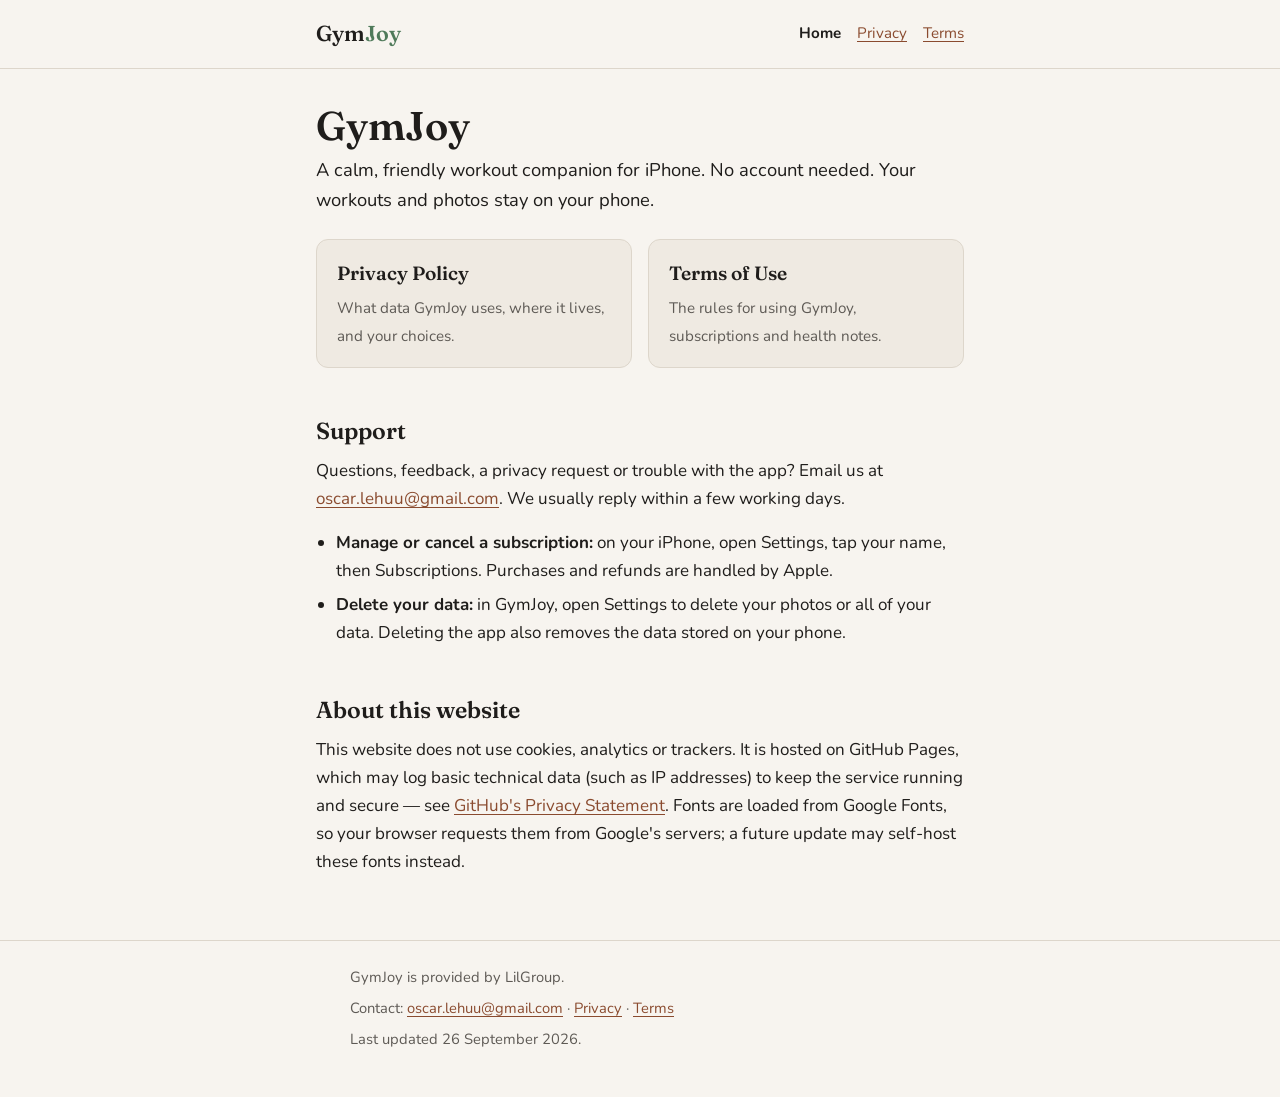
<file: index.html>
<!DOCTYPE html>
<html lang="en">
<head>
  <meta charset="utf-8">
  <meta name="viewport" content="width=device-width, initial-scale=1">
  <title>GymJoy – Legal and Support</title>
  <meta name="description" content="Privacy Policy, Terms of Use and support contact for the GymJoy iOS app.">
  <link rel="preconnect" href="https://fonts.googleapis.com">
  <link rel="preconnect" href="https://fonts.gstatic.com" crossorigin>
  <link href="https://fonts.googleapis.com/css2?family=Fraunces:opsz,wght@9..144,500;9..144,600&family=Nunito:wght@400;700&display=swap" rel="stylesheet">
  <link rel="stylesheet" href="style.css">
</head>
<body>
  <a class="skip-link" href="#main">Skip to content</a>

  <header class="site-header">
    <div class="wrap">
      <a class="brand" href="index.html">Gym<span>Joy</span></a>
      <nav class="site-nav" aria-label="Legal pages">
        <a href="index.html" aria-current="page">Home</a>
        <a href="privacy.html">Privacy</a>
        <a href="terms.html">Terms</a>
      </nav>
    </div>
  </header>

  <main id="main">
    <div class="wrap">
      <h1>GymJoy</h1>
      <p class="lead">A calm, friendly workout companion for iPhone. No account needed. Your workouts and photos stay on your phone.</p>

      <div class="cards">
        <a class="card" href="privacy.html">
          <strong>Privacy Policy</strong>
          <span>What data GymJoy uses, where it lives, and your choices.</span>
        </a>
        <a class="card" href="terms.html">
          <strong>Terms of Use</strong>
          <span>The rules for using GymJoy, subscriptions and health notes.</span>
        </a>
      </div>

      <h2 id="support">Support</h2>
      <p>Questions, feedback, a privacy request or trouble with the app? Email us at <a href="mailto:oscar.lehuu@gmail.com">oscar.lehuu@gmail.com</a>. We usually reply within a few working days.</p>
      <ul>
        <li><strong>Manage or cancel a subscription:</strong> on your iPhone, open Settings, tap your name, then Subscriptions. Purchases and refunds are handled by Apple.</li>
        <li><strong>Delete your data:</strong> in GymJoy, open Settings to delete your photos or all of your data. Deleting the app also removes the data stored on your phone.</li>
      </ul>

      <h2 id="about-site">About this website</h2>
      <p>This website does not use cookies, analytics or trackers. It is hosted on GitHub Pages, which may log basic technical data (such as IP addresses) to keep the service running and secure — see <a href="https://docs.github.com/en/site-policy/privacy-policies/github-general-privacy-statement">GitHub's Privacy Statement</a>. Fonts are loaded from Google Fonts, so your browser requests them from Google's servers; a future update may self-host these fonts instead.</p>
    </div>
  </main>

  <footer class="site-footer">
    <div class="wrap">
      <p>GymJoy is provided by LilGroup.</p>
      <p>Contact: <a href="mailto:oscar.lehuu@gmail.com">oscar.lehuu@gmail.com</a> · <a href="privacy.html">Privacy</a> · <a href="terms.html">Terms</a></p>
      <p>Last updated <time datetime="2026-09-26">26 September 2026</time>.</p>
    </div>
  </footer>
</body>
</html>
</file>
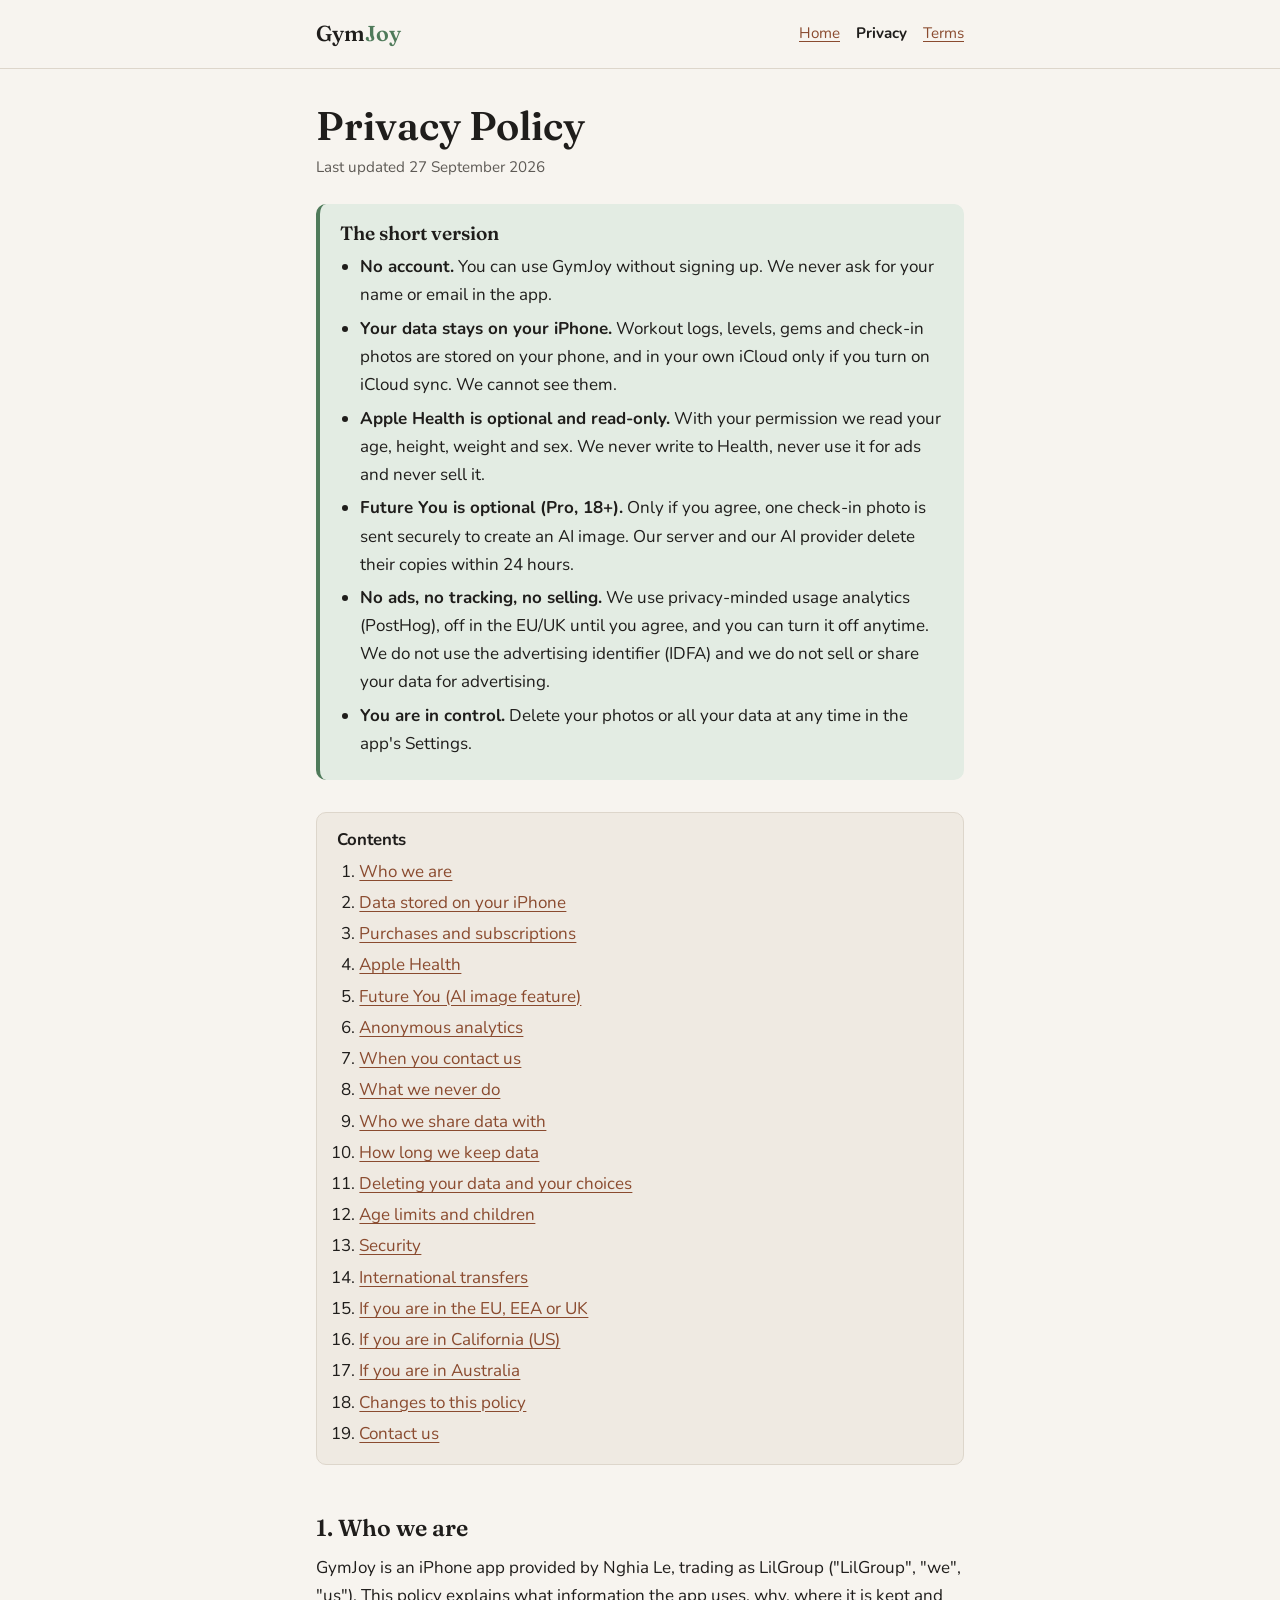
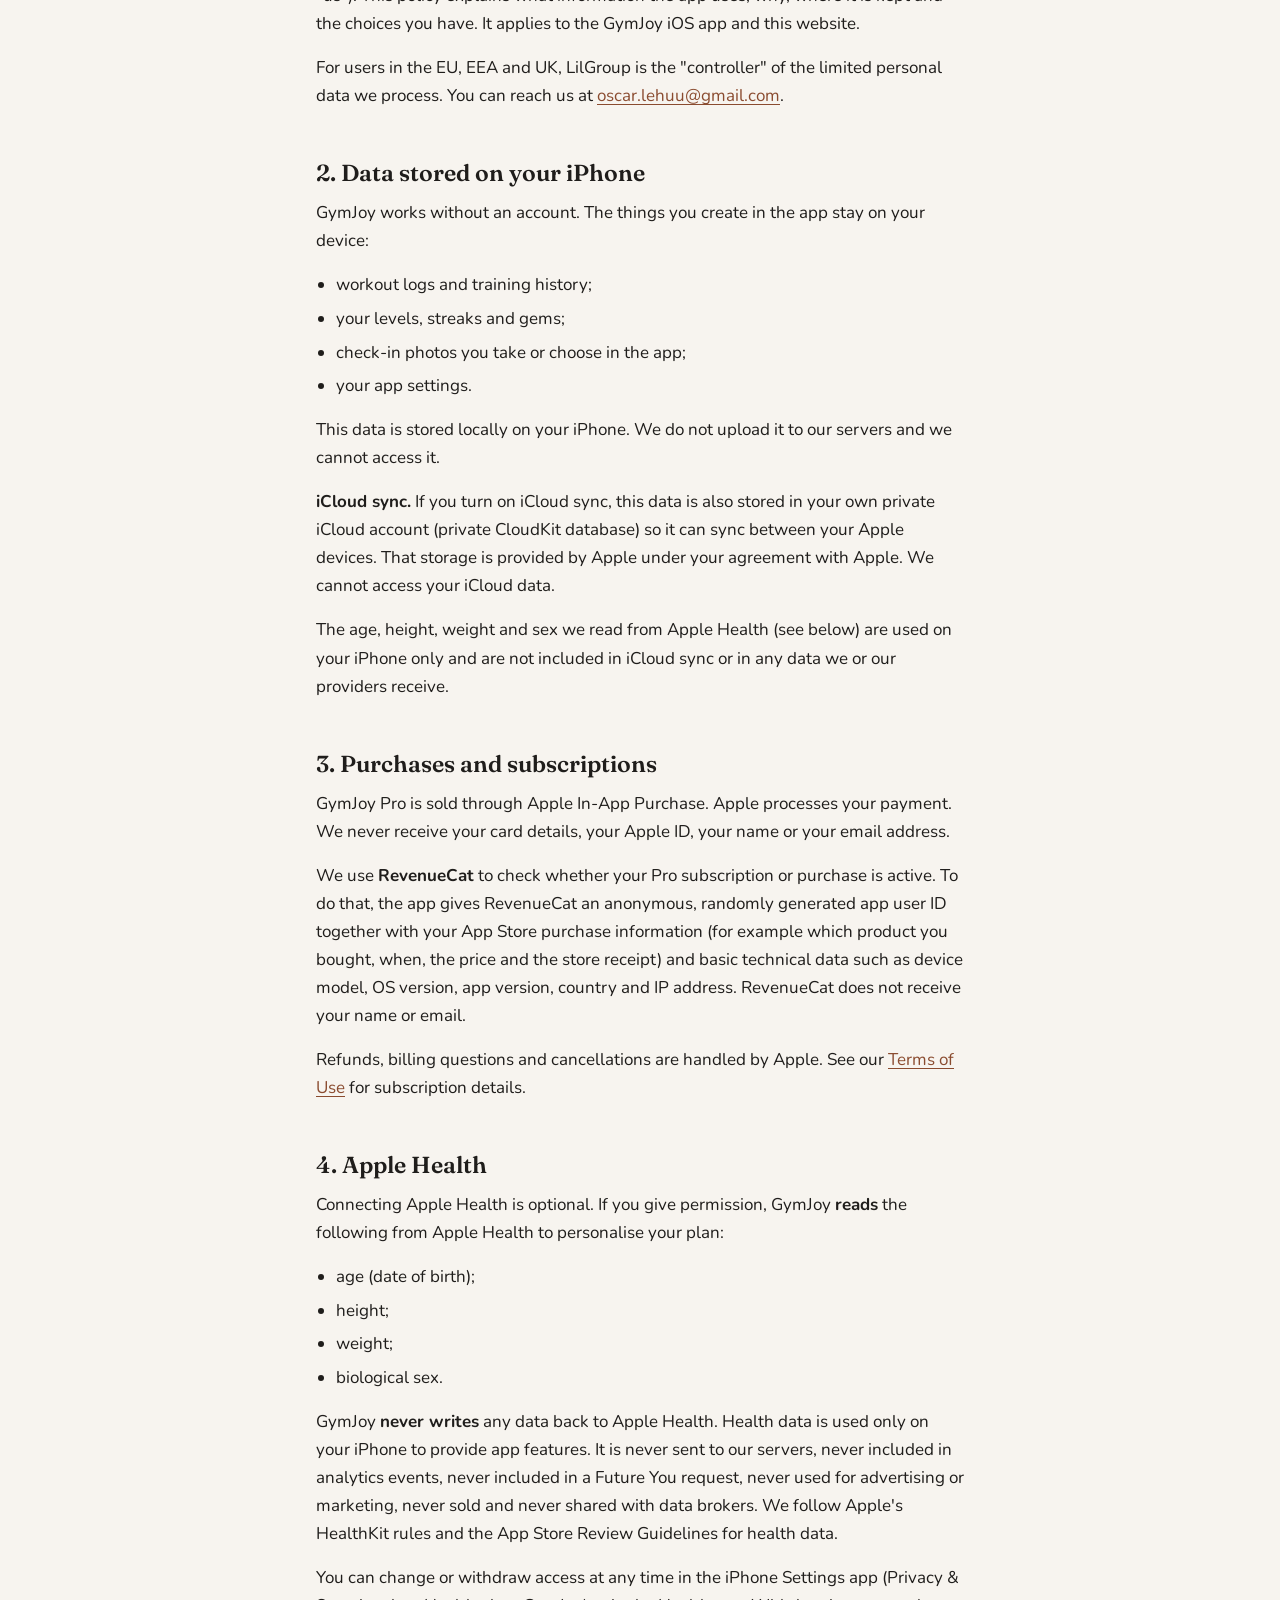
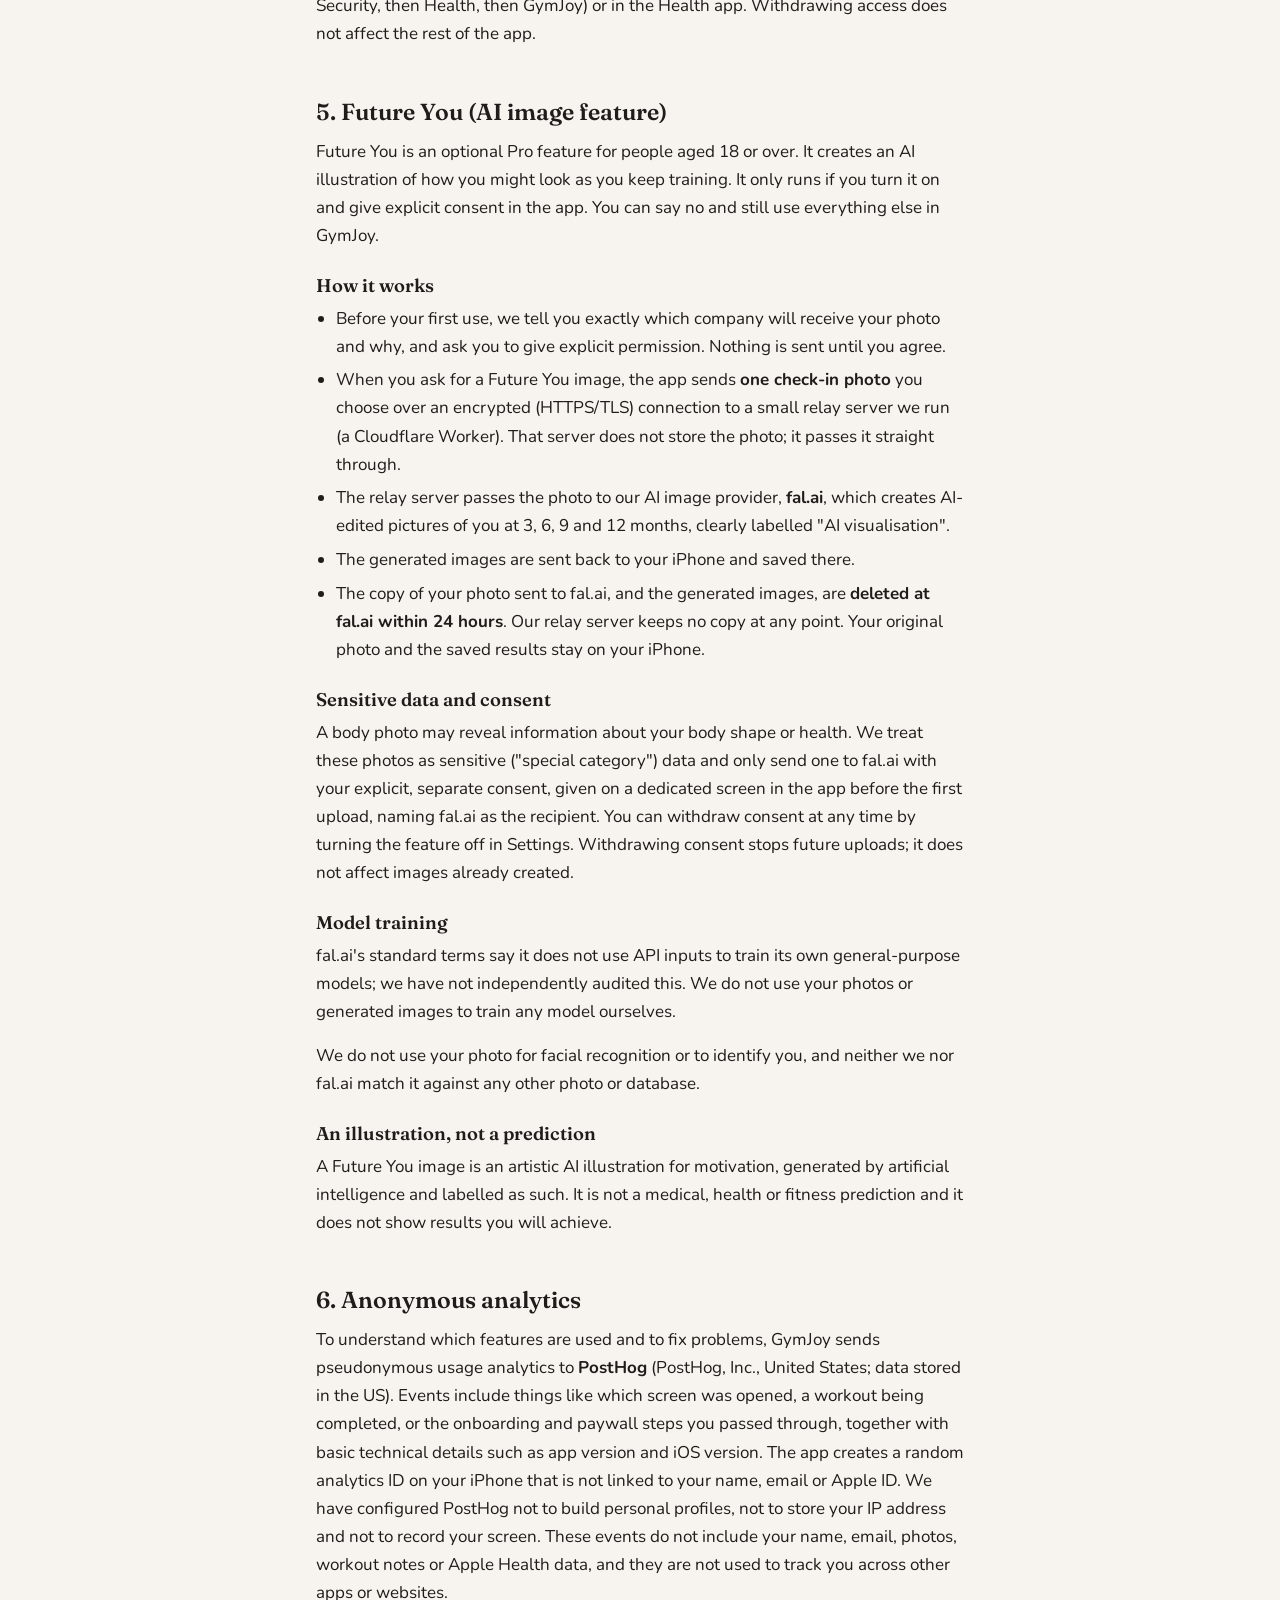
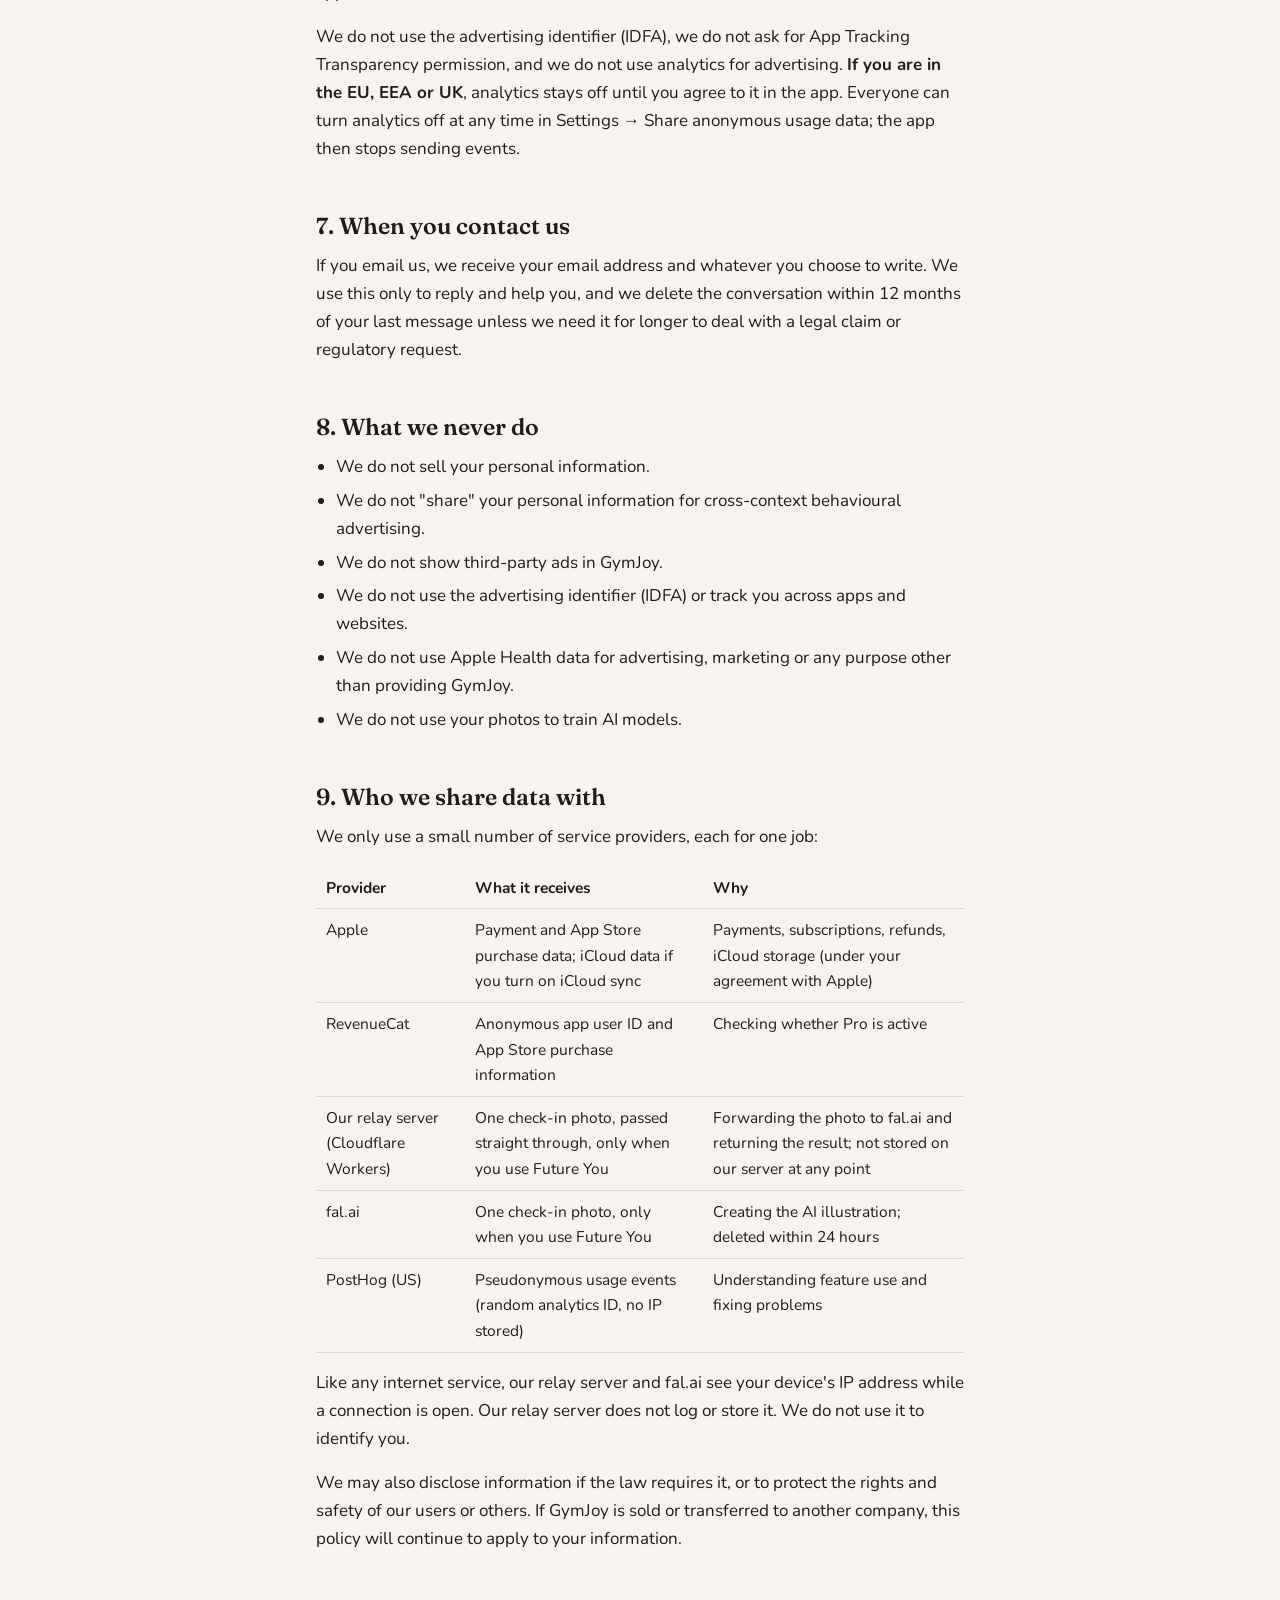
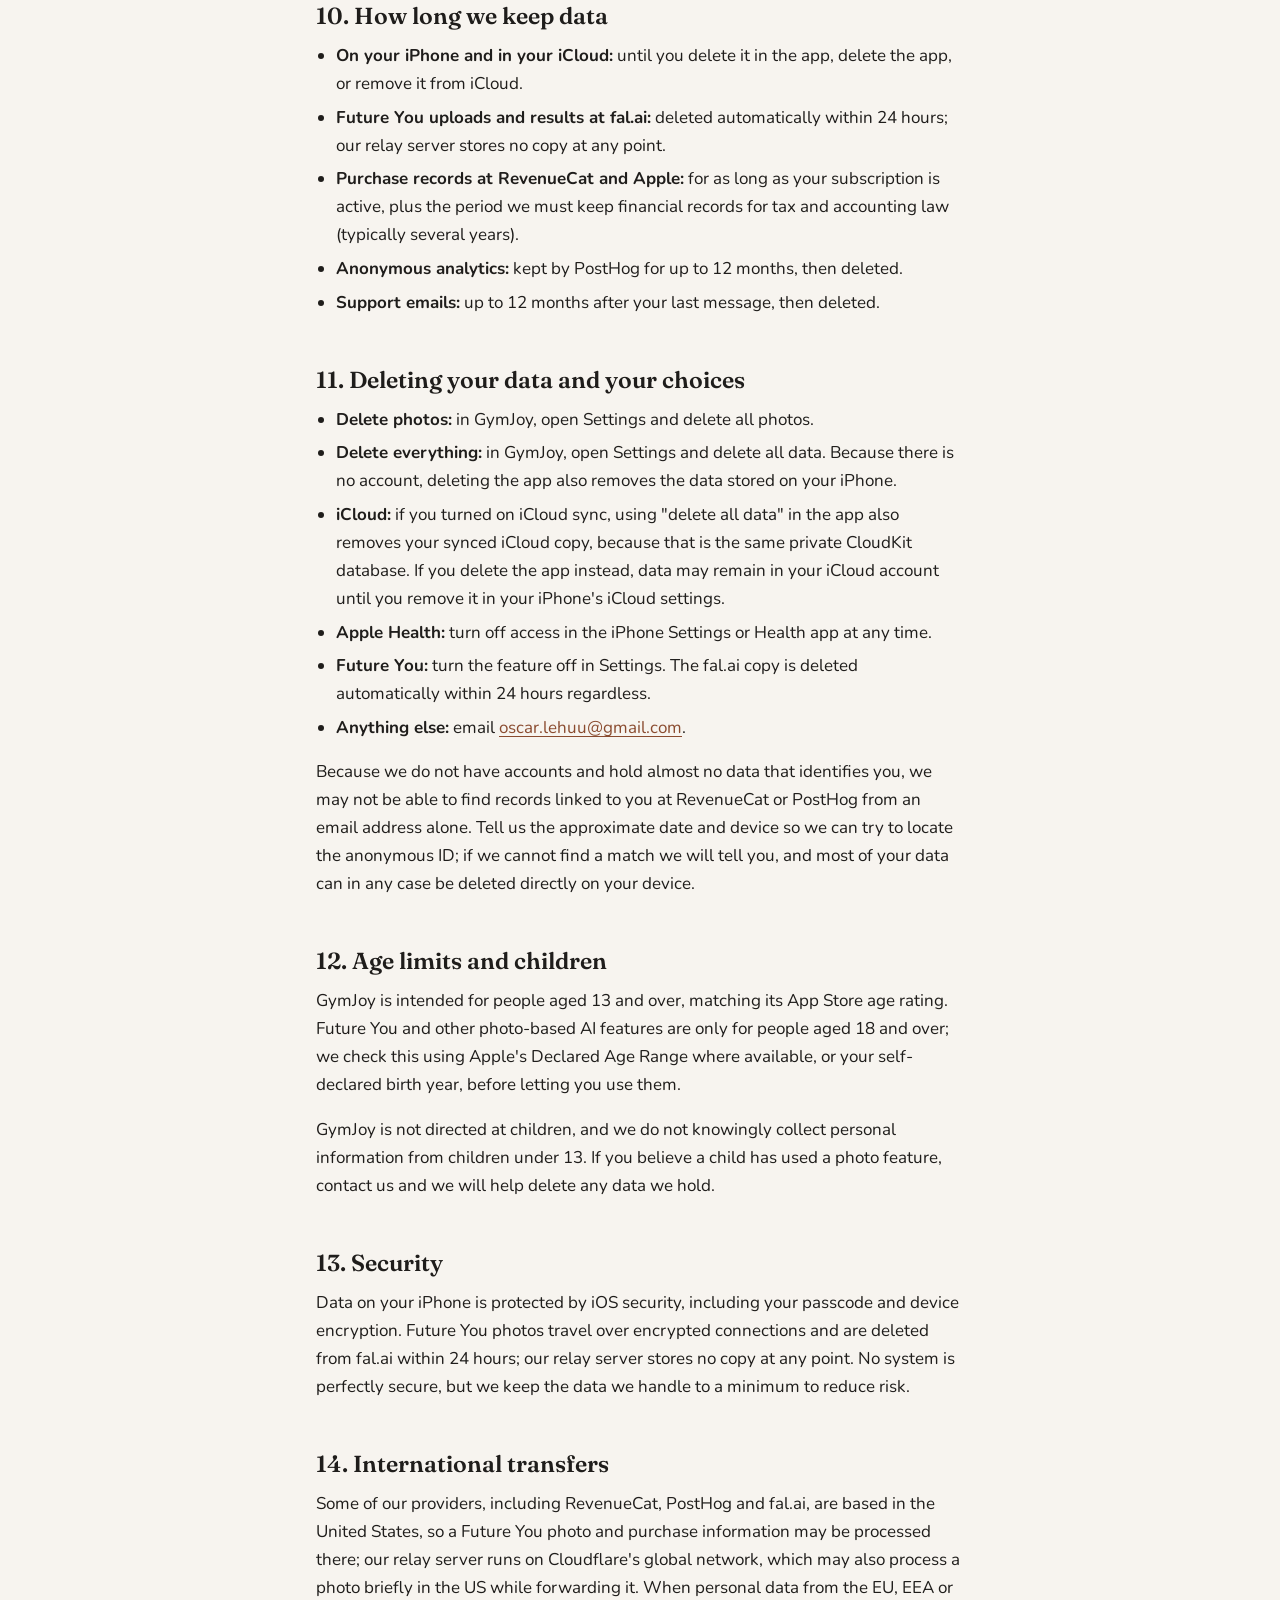
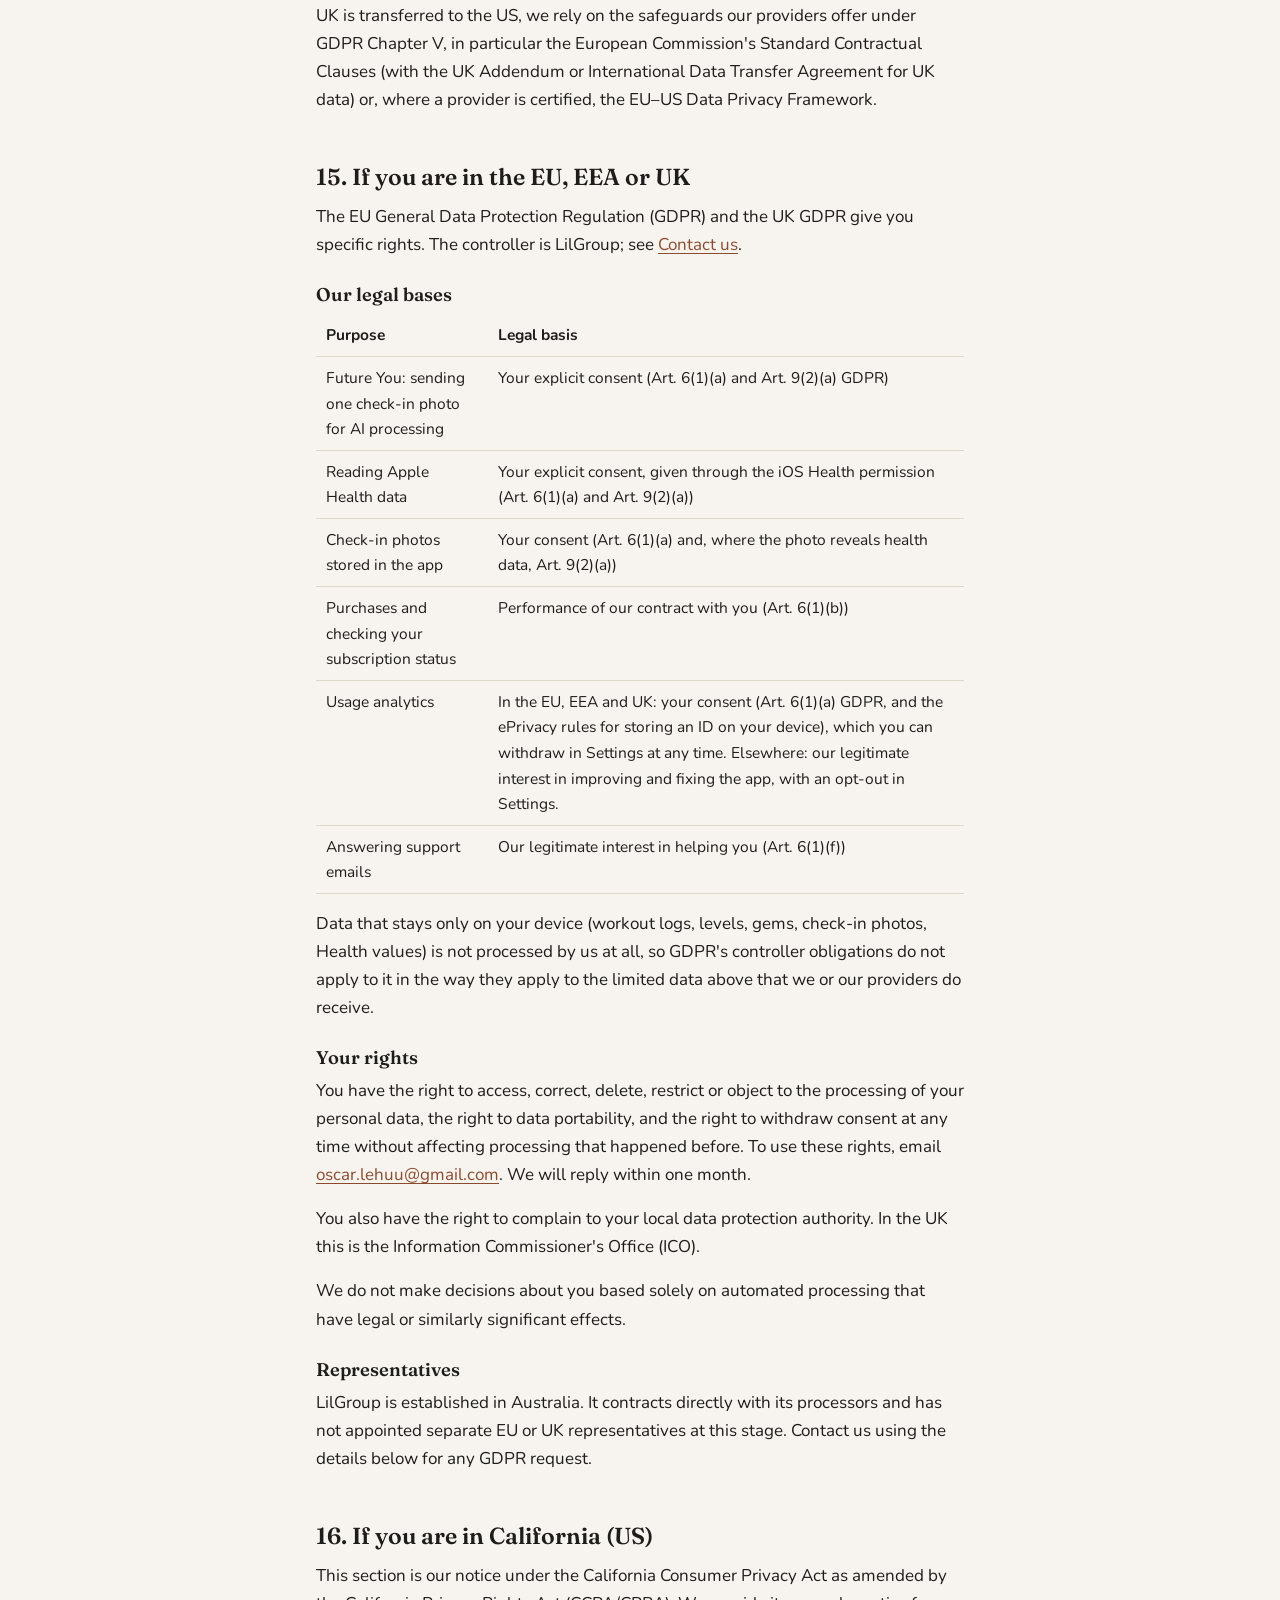
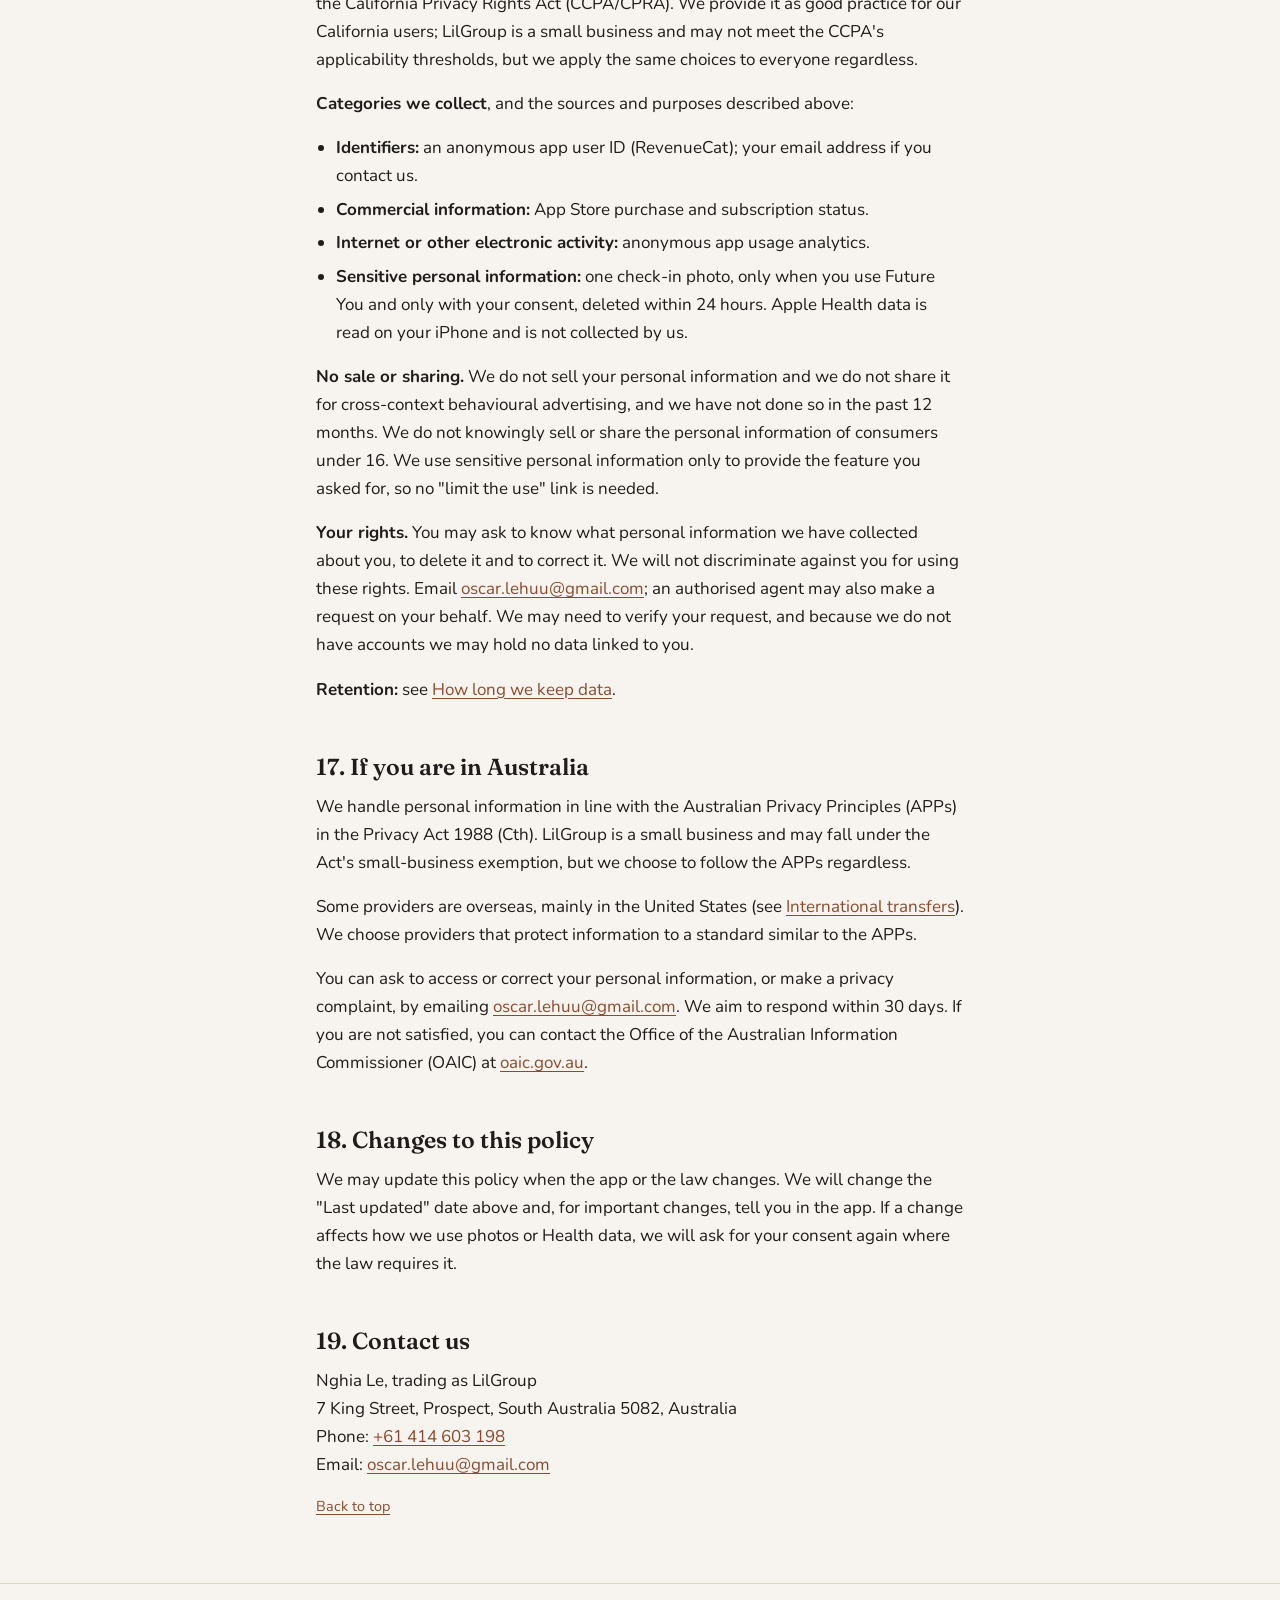
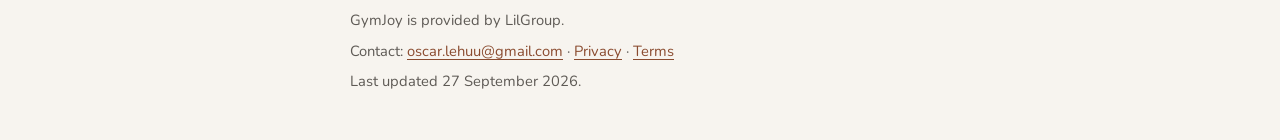
<file: privacy.html>
<!DOCTYPE html>
<html lang="en">
<head>
  <meta charset="utf-8">
  <meta name="viewport" content="width=device-width, initial-scale=1">
  <title>GymJoy – Privacy Policy</title>
  <meta name="description" content="How the GymJoy iOS app handles your data: no account, data on your iPhone, optional Apple Health, and the optional Future You AI feature.">
  <link rel="preconnect" href="https://fonts.googleapis.com">
  <link rel="preconnect" href="https://fonts.gstatic.com" crossorigin>
  <link href="https://fonts.googleapis.com/css2?family=Fraunces:opsz,wght@9..144,500;9..144,600&family=Nunito:wght@400;700&display=swap" rel="stylesheet">
  <link rel="stylesheet" href="style.css">
</head>
<body>
  <a class="skip-link" href="#main">Skip to content</a>

  <header class="site-header">
    <div class="wrap">
      <a class="brand" href="index.html">Gym<span>Joy</span></a>
      <nav class="site-nav" aria-label="Legal pages">
        <a href="index.html">Home</a>
        <a href="privacy.html" aria-current="page">Privacy</a>
        <a href="terms.html">Terms</a>
      </nav>
    </div>
  </header>

  <main id="main">
    <div class="wrap">
      <h1 id="top">Privacy Policy</h1>
      <p class="updated">Last updated <time datetime="2026-09-27">27 September 2026</time></p>

      <section class="summary" aria-labelledby="summary-title">
        <h2 id="summary-title">The short version</h2>
        <ul>
          <li><strong>No account.</strong> You can use GymJoy without signing up. We never ask for your name or email in the app.</li>
          <li><strong>Your data stays on your iPhone.</strong> Workout logs, levels, gems and check-in photos are stored on your phone, and in your own iCloud only if you turn on iCloud sync. We cannot see them.</li>
          <li><strong>Apple Health is optional and read-only.</strong> With your permission we read your age, height, weight and sex. We never write to Health, never use it for ads and never sell it.</li>
          <li><strong>Future You is optional (Pro, 18+).</strong> Only if you agree, one check-in photo is sent securely to create an AI image. Our server and our AI provider delete their copies within 24 hours.</li>
          <li><strong>No ads, no tracking, no selling.</strong> We use privacy-minded usage analytics (PostHog), off in the EU/UK until you agree, and you can turn it off anytime. We do not use the advertising identifier (IDFA) and we do not sell or share your data for advertising.</li>
          <li><strong>You are in control.</strong> Delete your photos or all your data at any time in the app's Settings.</li>
        </ul>
      </section>

      <nav class="toc" aria-labelledby="toc-title">
        <h2 id="toc-title">Contents</h2>
        <ol>
          <li><a href="#who-we-are">Who we are</a></li>
          <li><a href="#on-device">Data stored on your iPhone</a></li>
          <li><a href="#purchases">Purchases and subscriptions</a></li>
          <li><a href="#apple-health">Apple Health</a></li>
          <li><a href="#future-you">Future You (AI image feature)</a></li>
          <li><a href="#analytics">Anonymous analytics</a></li>
          <li><a href="#support-emails">When you contact us</a></li>
          <li><a href="#what-we-dont-do">What we never do</a></li>
          <li><a href="#providers">Who we share data with</a></li>
          <li><a href="#retention">How long we keep data</a></li>
          <li><a href="#your-choices">Deleting your data and your choices</a></li>
          <li><a href="#age">Age limits and children</a></li>
          <li><a href="#security">Security</a></li>
          <li><a href="#transfers">International transfers</a></li>
          <li><a href="#gdpr">If you are in the EU, EEA or UK</a></li>
          <li><a href="#california">If you are in California (US)</a></li>
          <li><a href="#australia">If you are in Australia</a></li>
          <li><a href="#changes">Changes to this policy</a></li>
          <li><a href="#contact">Contact us</a></li>
        </ol>
      </nav>

      <section aria-labelledby="who-we-are">
        <h2 id="who-we-are">1. Who we are</h2>
        <p>GymJoy is an iPhone app provided by Nghia Le, trading as LilGroup ("LilGroup", "we", "us"). This policy explains what information the app uses, why, where it is kept and the choices you have. It applies to the GymJoy iOS app and this website.</p>
        <p>For users in the EU, EEA and UK, LilGroup is the "controller" of the limited personal data we process. You can reach us at <a href="mailto:oscar.lehuu@gmail.com">oscar.lehuu@gmail.com</a>.</p>
      </section>

      <section aria-labelledby="on-device">
        <h2 id="on-device">2. Data stored on your iPhone</h2>
        <p>GymJoy works without an account. The things you create in the app stay on your device:</p>
        <ul>
          <li>workout logs and training history;</li>
          <li>your levels, streaks and gems;</li>
          <li>check-in photos you take or choose in the app;</li>
          <li>your app settings.</li>
        </ul>
        <p>This data is stored locally on your iPhone. We do not upload it to our servers and we cannot access it.</p>
        <p><strong>iCloud sync.</strong> If you turn on iCloud sync, this data is also stored in your own private iCloud account (private CloudKit database) so it can sync between your Apple devices. That storage is provided by Apple under your agreement with Apple. We cannot access your iCloud data.</p>
        <p>The age, height, weight and sex we read from Apple Health (see below) are used on your iPhone only and are not included in iCloud sync or in any data we or our providers receive.</p>
      </section>

      <section aria-labelledby="purchases">
        <h2 id="purchases">3. Purchases and subscriptions</h2>
        <p>GymJoy Pro is sold through Apple In-App Purchase. Apple processes your payment. We never receive your card details, your Apple ID, your name or your email address.</p>
        <p>We use <strong>RevenueCat</strong> to check whether your Pro subscription or purchase is active. To do that, the app gives RevenueCat an anonymous, randomly generated app user ID together with your App Store purchase information (for example which product you bought, when, the price and the store receipt) and basic technical data such as device model, OS version, app version, country and IP address. RevenueCat does not receive your name or email.</p>
        <p>Refunds, billing questions and cancellations are handled by Apple. See our <a href="terms.html#subscriptions">Terms of Use</a> for subscription details.</p>
      </section>

      <section aria-labelledby="apple-health">
        <h2 id="apple-health">4. Apple Health</h2>
        <p>Connecting Apple Health is optional. If you give permission, GymJoy <strong>reads</strong> the following from Apple Health to personalise your plan:</p>
        <ul>
          <li>age (date of birth);</li>
          <li>height;</li>
          <li>weight;</li>
          <li>biological sex.</li>
        </ul>
        <p>GymJoy <strong>never writes</strong> any data back to Apple Health. Health data is used only on your iPhone to provide app features. It is never sent to our servers, never included in analytics events, never included in a Future You request, never used for advertising or marketing, never sold and never shared with data brokers. We follow Apple's HealthKit rules and the App Store Review Guidelines for health data.</p>
        <p>You can change or withdraw access at any time in the iPhone Settings app (Privacy &amp; Security, then Health, then GymJoy) or in the Health app. Withdrawing access does not affect the rest of the app.</p>
      </section>

      <section aria-labelledby="future-you">
        <h2 id="future-you">5. Future You (AI image feature)</h2>
        <p>Future You is an optional Pro feature for people aged 18 or over. It creates an AI illustration of how you might look as you keep training. It only runs if you turn it on and give explicit consent in the app. You can say no and still use everything else in GymJoy.</p>
        <h3 id="future-you-how">How it works</h3>
        <ul>
          <li>Before your first use, we tell you exactly which company will receive your photo and why, and ask you to give explicit permission. Nothing is sent until you agree.</li>
          <li>When you ask for a Future You image, the app sends <strong>one check-in photo</strong> you choose over an encrypted (HTTPS/TLS) connection to a small relay server we run (a Cloudflare Worker). That server does not store the photo; it passes it straight through.</li>
          <li>The relay server passes the photo to our AI image provider, <strong>fal.ai</strong>, which creates AI-edited pictures of you at 3, 6, 9 and 12 months, clearly labelled "AI visualisation".</li>
          <li>The generated images are sent back to your iPhone and saved there.</li>
          <li>The copy of your photo sent to fal.ai, and the generated images, are <strong>deleted at fal.ai within 24 hours</strong>. Our relay server keeps no copy at any point. Your original photo and the saved results stay on your iPhone.</li>
        </ul>
        <h3 id="future-you-sensitive">Sensitive data and consent</h3>
        <p>A body photo may reveal information about your body shape or health. We treat these photos as sensitive ("special category") data and only send one to fal.ai with your explicit, separate consent, given on a dedicated screen in the app before the first upload, naming fal.ai as the recipient. You can withdraw consent at any time by turning the feature off in Settings. Withdrawing consent stops future uploads; it does not affect images already created.</p>
        <h3 id="future-you-training">Model training</h3>
        <p>fal.ai's standard terms say it does not use API inputs to train its own general-purpose models; we have not independently audited this. We do not use your photos or generated images to train any model ourselves.</p>
        <p>We do not use your photo for facial recognition or to identify you, and neither we nor fal.ai match it against any other photo or database.</p>
        <h3 id="future-you-disclaimer">An illustration, not a prediction</h3>
        <p>A Future You image is an artistic AI illustration for motivation, generated by artificial intelligence and labelled as such. It is not a medical, health or fitness prediction and it does not show results you will achieve.</p>
      </section>

      <section aria-labelledby="analytics">
        <h2 id="analytics">6. Anonymous analytics</h2>
        <p>To understand which features are used and to fix problems, GymJoy sends pseudonymous usage analytics to <strong>PostHog</strong> (PostHog, Inc., United States; data stored in the US). Events include things like which screen was opened, a workout being completed, or the onboarding and paywall steps you passed through, together with basic technical details such as app version and iOS version. The app creates a random analytics ID on your iPhone that is not linked to your name, email or Apple ID. We have configured PostHog not to build personal profiles, not to store your IP address and not to record your screen. These events do not include your name, email, photos, workout notes or Apple Health data, and they are not used to track you across other apps or websites.</p>
        <p>We do not use the advertising identifier (IDFA), we do not ask for App Tracking Transparency permission, and we do not use analytics for advertising. <strong>If you are in the EU, EEA or UK</strong>, analytics stays off until you agree to it in the app. Everyone can turn analytics off at any time in Settings → Share anonymous usage data; the app then stops sending events.</p>
      </section>

      <section aria-labelledby="support-emails">
        <h2 id="support-emails">7. When you contact us</h2>
        <p>If you email us, we receive your email address and whatever you choose to write. We use this only to reply and help you, and we delete the conversation within 12 months of your last message unless we need it for longer to deal with a legal claim or regulatory request.</p>
      </section>

      <section aria-labelledby="what-we-dont-do">
        <h2 id="what-we-dont-do">8. What we never do</h2>
        <ul>
          <li>We do not sell your personal information.</li>
          <li>We do not "share" your personal information for cross-context behavioural advertising.</li>
          <li>We do not show third-party ads in GymJoy.</li>
          <li>We do not use the advertising identifier (IDFA) or track you across apps and websites.</li>
          <li>We do not use Apple Health data for advertising, marketing or any purpose other than providing GymJoy.</li>
          <li>We do not use your photos to train AI models.</li>
        </ul>
      </section>

      <section aria-labelledby="providers">
        <h2 id="providers">9. Who we share data with</h2>
        <p>We only use a small number of service providers, each for one job:</p>
        <div class="table-scroll">
          <table>
            <thead>
              <tr><th scope="col">Provider</th><th scope="col">What it receives</th><th scope="col">Why</th></tr>
            </thead>
            <tbody>
              <tr><td>Apple</td><td>Payment and App Store purchase data; iCloud data if you turn on iCloud sync</td><td>Payments, subscriptions, refunds, iCloud storage (under your agreement with Apple)</td></tr>
              <tr><td>RevenueCat</td><td>Anonymous app user ID and App Store purchase information</td><td>Checking whether Pro is active</td></tr>
              <tr><td>Our relay server (Cloudflare Workers)</td><td>One check-in photo, passed straight through, only when you use Future You</td><td>Forwarding the photo to fal.ai and returning the result; not stored on our server at any point</td></tr>
              <tr><td>fal.ai</td><td>One check-in photo, only when you use Future You</td><td>Creating the AI illustration; deleted within 24 hours</td></tr>
              <tr><td>PostHog (US)</td><td>Pseudonymous usage events (random analytics ID, no IP stored)</td><td>Understanding feature use and fixing problems</td></tr>
            </tbody>
          </table>
        </div>
        <p>Like any internet service, our relay server and fal.ai see your device's IP address while a connection is open. Our relay server does not log or store it. We do not use it to identify you.</p>
        <p>We may also disclose information if the law requires it, or to protect the rights and safety of our users or others. If GymJoy is sold or transferred to another company, this policy will continue to apply to your information.</p>
      </section>

      <section aria-labelledby="retention">
        <h2 id="retention">10. How long we keep data</h2>
        <ul>
          <li><strong>On your iPhone and in your iCloud:</strong> until you delete it in the app, delete the app, or remove it from iCloud.</li>
          <li><strong>Future You uploads and results at fal.ai:</strong> deleted automatically within 24 hours; our relay server stores no copy at any point.</li>
          <li><strong>Purchase records at RevenueCat and Apple:</strong> for as long as your subscription is active, plus the period we must keep financial records for tax and accounting law (typically several years).</li>
          <li><strong>Anonymous analytics:</strong> kept by PostHog for up to 12 months, then deleted.</li>
          <li><strong>Support emails:</strong> up to 12 months after your last message, then deleted.</li>
        </ul>
      </section>

      <section aria-labelledby="your-choices">
        <h2 id="your-choices">11. Deleting your data and your choices</h2>
        <ul>
          <li><strong>Delete photos:</strong> in GymJoy, open Settings and delete all photos.</li>
          <li><strong>Delete everything:</strong> in GymJoy, open Settings and delete all data. Because there is no account, deleting the app also removes the data stored on your iPhone.</li>
          <li><strong>iCloud:</strong> if you turned on iCloud sync, using "delete all data" in the app also removes your synced iCloud copy, because that is the same private CloudKit database. If you delete the app instead, data may remain in your iCloud account until you remove it in your iPhone's iCloud settings.</li>
          <li><strong>Apple Health:</strong> turn off access in the iPhone Settings or Health app at any time.</li>
          <li><strong>Future You:</strong> turn the feature off in Settings. The fal.ai copy is deleted automatically within 24 hours regardless.</li>
          <li><strong>Anything else:</strong> email <a href="mailto:oscar.lehuu@gmail.com">oscar.lehuu@gmail.com</a>.</li>
        </ul>
        <p>Because we do not have accounts and hold almost no data that identifies you, we may not be able to find records linked to you at RevenueCat or PostHog from an email address alone. Tell us the approximate date and device so we can try to locate the anonymous ID; if we cannot find a match we will tell you, and most of your data can in any case be deleted directly on your device.</p>
      </section>

      <section aria-labelledby="age">
        <h2 id="age">12. Age limits and children</h2>
        <p>GymJoy is intended for people aged 13 and over, matching its App Store age rating. Future You and other photo-based AI features are only for people aged 18 and over; we check this using Apple's Declared Age Range where available, or your self-declared birth year, before letting you use them.</p>
        <p>GymJoy is not directed at children, and we do not knowingly collect personal information from children under 13. If you believe a child has used a photo feature, contact us and we will help delete any data we hold.</p>
      </section>

      <section aria-labelledby="security">
        <h2 id="security">13. Security</h2>
        <p>Data on your iPhone is protected by iOS security, including your passcode and device encryption. Future You photos travel over encrypted connections and are deleted from fal.ai within 24 hours; our relay server stores no copy at any point. No system is perfectly secure, but we keep the data we handle to a minimum to reduce risk.</p>
      </section>

      <section aria-labelledby="transfers">
        <h2 id="transfers">14. International transfers</h2>
        <p>Some of our providers, including RevenueCat, PostHog and fal.ai, are based in the United States, so a Future You photo and purchase information may be processed there; our relay server runs on Cloudflare's global network, which may also process a photo briefly in the US while forwarding it. When personal data from the EU, EEA or UK is transferred to the US, we rely on the safeguards our providers offer under GDPR Chapter V, in particular the European Commission's Standard Contractual Clauses (with the UK Addendum or International Data Transfer Agreement for UK data) or, where a provider is certified, the EU–US Data Privacy Framework.</p>
      </section>

      <section aria-labelledby="gdpr">
        <h2 id="gdpr">15. If you are in the EU, EEA or UK</h2>
        <p>The EU General Data Protection Regulation (GDPR) and the UK GDPR give you specific rights. The controller is LilGroup; see <a href="#contact">Contact us</a>.</p>
        <h3 id="legal-bases">Our legal bases</h3>
        <div class="table-scroll">
          <table>
            <thead>
              <tr><th scope="col">Purpose</th><th scope="col">Legal basis</th></tr>
            </thead>
            <tbody>
              <tr><td>Future You: sending one check-in photo for AI processing</td><td>Your explicit consent (Art. 6(1)(a) and Art. 9(2)(a) GDPR)</td></tr>
              <tr><td>Reading Apple Health data</td><td>Your explicit consent, given through the iOS Health permission (Art. 6(1)(a) and Art. 9(2)(a))</td></tr>
              <tr><td>Check-in photos stored in the app</td><td>Your consent (Art. 6(1)(a) and, where the photo reveals health data, Art. 9(2)(a))</td></tr>
              <tr><td>Purchases and checking your subscription status</td><td>Performance of our contract with you (Art. 6(1)(b))</td></tr>
              <tr><td>Usage analytics</td><td>In the EU, EEA and UK: your consent (Art. 6(1)(a) GDPR, and the ePrivacy rules for storing an ID on your device), which you can withdraw in Settings at any time. Elsewhere: our legitimate interest in improving and fixing the app, with an opt-out in Settings.</td></tr>
              <tr><td>Answering support emails</td><td>Our legitimate interest in helping you (Art. 6(1)(f))</td></tr>
            </tbody>
          </table>
        </div>
        <p>Data that stays only on your device (workout logs, levels, gems, check-in photos, Health values) is not processed by us at all, so GDPR's controller obligations do not apply to it in the way they apply to the limited data above that we or our providers do receive.</p>
        <h3 id="gdpr-rights">Your rights</h3>
        <p>You have the right to access, correct, delete, restrict or object to the processing of your personal data, the right to data portability, and the right to withdraw consent at any time without affecting processing that happened before. To use these rights, email <a href="mailto:oscar.lehuu@gmail.com">oscar.lehuu@gmail.com</a>. We will reply within one month.</p>
        <p>You also have the right to complain to your local data protection authority. In the UK this is the Information Commissioner's Office (ICO).</p>
        <p>We do not make decisions about you based solely on automated processing that have legal or similarly significant effects.</p>
        <h3 id="representatives">Representatives</h3>
        <p>LilGroup is established in Australia. It contracts directly with its processors and has not appointed separate EU or UK representatives at this stage. Contact us using the details below for any GDPR request.</p>
      </section>

      <section aria-labelledby="california">
        <h2 id="california">16. If you are in California (US)</h2>
        <p>This section is our notice under the California Consumer Privacy Act as amended by the California Privacy Rights Act (CCPA/CPRA). We provide it as good practice for our California users; LilGroup is a small business and may not meet the CCPA's applicability thresholds, but we apply the same choices to everyone regardless.</p>
        <p><strong>Categories we collect</strong>, and the sources and purposes described above:</p>
        <ul>
          <li><strong>Identifiers:</strong> an anonymous app user ID (RevenueCat); your email address if you contact us.</li>
          <li><strong>Commercial information:</strong> App Store purchase and subscription status.</li>
          <li><strong>Internet or other electronic activity:</strong> anonymous app usage analytics.</li>
          <li><strong>Sensitive personal information:</strong> one check-in photo, only when you use Future You and only with your consent, deleted within 24 hours. Apple Health data is read on your iPhone and is not collected by us.</li>
        </ul>
        <p><strong>No sale or sharing.</strong> We do not sell your personal information and we do not share it for cross-context behavioural advertising, and we have not done so in the past 12 months. We do not knowingly sell or share the personal information of consumers under 16. We use sensitive personal information only to provide the feature you asked for, so no "limit the use" link is needed.</p>
        <p><strong>Your rights.</strong> You may ask to know what personal information we have collected about you, to delete it and to correct it. We will not discriminate against you for using these rights. Email <a href="mailto:oscar.lehuu@gmail.com">oscar.lehuu@gmail.com</a>; an authorised agent may also make a request on your behalf. We may need to verify your request, and because we do not have accounts we may hold no data linked to you.</p>
        <p><strong>Retention:</strong> see <a href="#retention">How long we keep data</a>.</p>
      </section>

      <section aria-labelledby="australia">
        <h2 id="australia">17. If you are in Australia</h2>
        <p>We handle personal information in line with the Australian Privacy Principles (APPs) in the Privacy Act 1988 (Cth). LilGroup is a small business and may fall under the Act's small-business exemption, but we choose to follow the APPs regardless.</p>
        <p>Some providers are overseas, mainly in the United States (see <a href="#transfers">International transfers</a>). We choose providers that protect information to a standard similar to the APPs.</p>
        <p>You can ask to access or correct your personal information, or make a privacy complaint, by emailing <a href="mailto:oscar.lehuu@gmail.com">oscar.lehuu@gmail.com</a>. We aim to respond within 30 days. If you are not satisfied, you can contact the Office of the Australian Information Commissioner (OAIC) at <a href="https://www.oaic.gov.au">oaic.gov.au</a>.</p>
      </section>

      <section aria-labelledby="changes">
        <h2 id="changes">18. Changes to this policy</h2>
        <p>We may update this policy when the app or the law changes. We will change the "Last updated" date above and, for important changes, tell you in the app. If a change affects how we use photos or Health data, we will ask for your consent again where the law requires it.</p>
      </section>

      <section aria-labelledby="contact">
        <h2 id="contact">19. Contact us</h2>
        <p>Nghia Le, trading as LilGroup<br>
        7 King Street, Prospect, South Australia 5082, Australia<br>
        Phone: <a href="tel:+61414603198">+61 414 603 198</a><br>
        Email: <a href="mailto:oscar.lehuu@gmail.com">oscar.lehuu@gmail.com</a></p>
        <p class="back-to-top"><a href="#top">Back to top</a></p>
      </section>
    </div>
  </main>

  <footer class="site-footer">
    <div class="wrap">
      <p>GymJoy is provided by LilGroup.</p>
      <p>Contact: <a href="mailto:oscar.lehuu@gmail.com">oscar.lehuu@gmail.com</a> · <a href="privacy.html">Privacy</a> · <a href="terms.html">Terms</a></p>
      <p>Last updated <time datetime="2026-09-27">27 September 2026</time>.</p>
    </div>
  </footer>
</body>
</html>
</file>
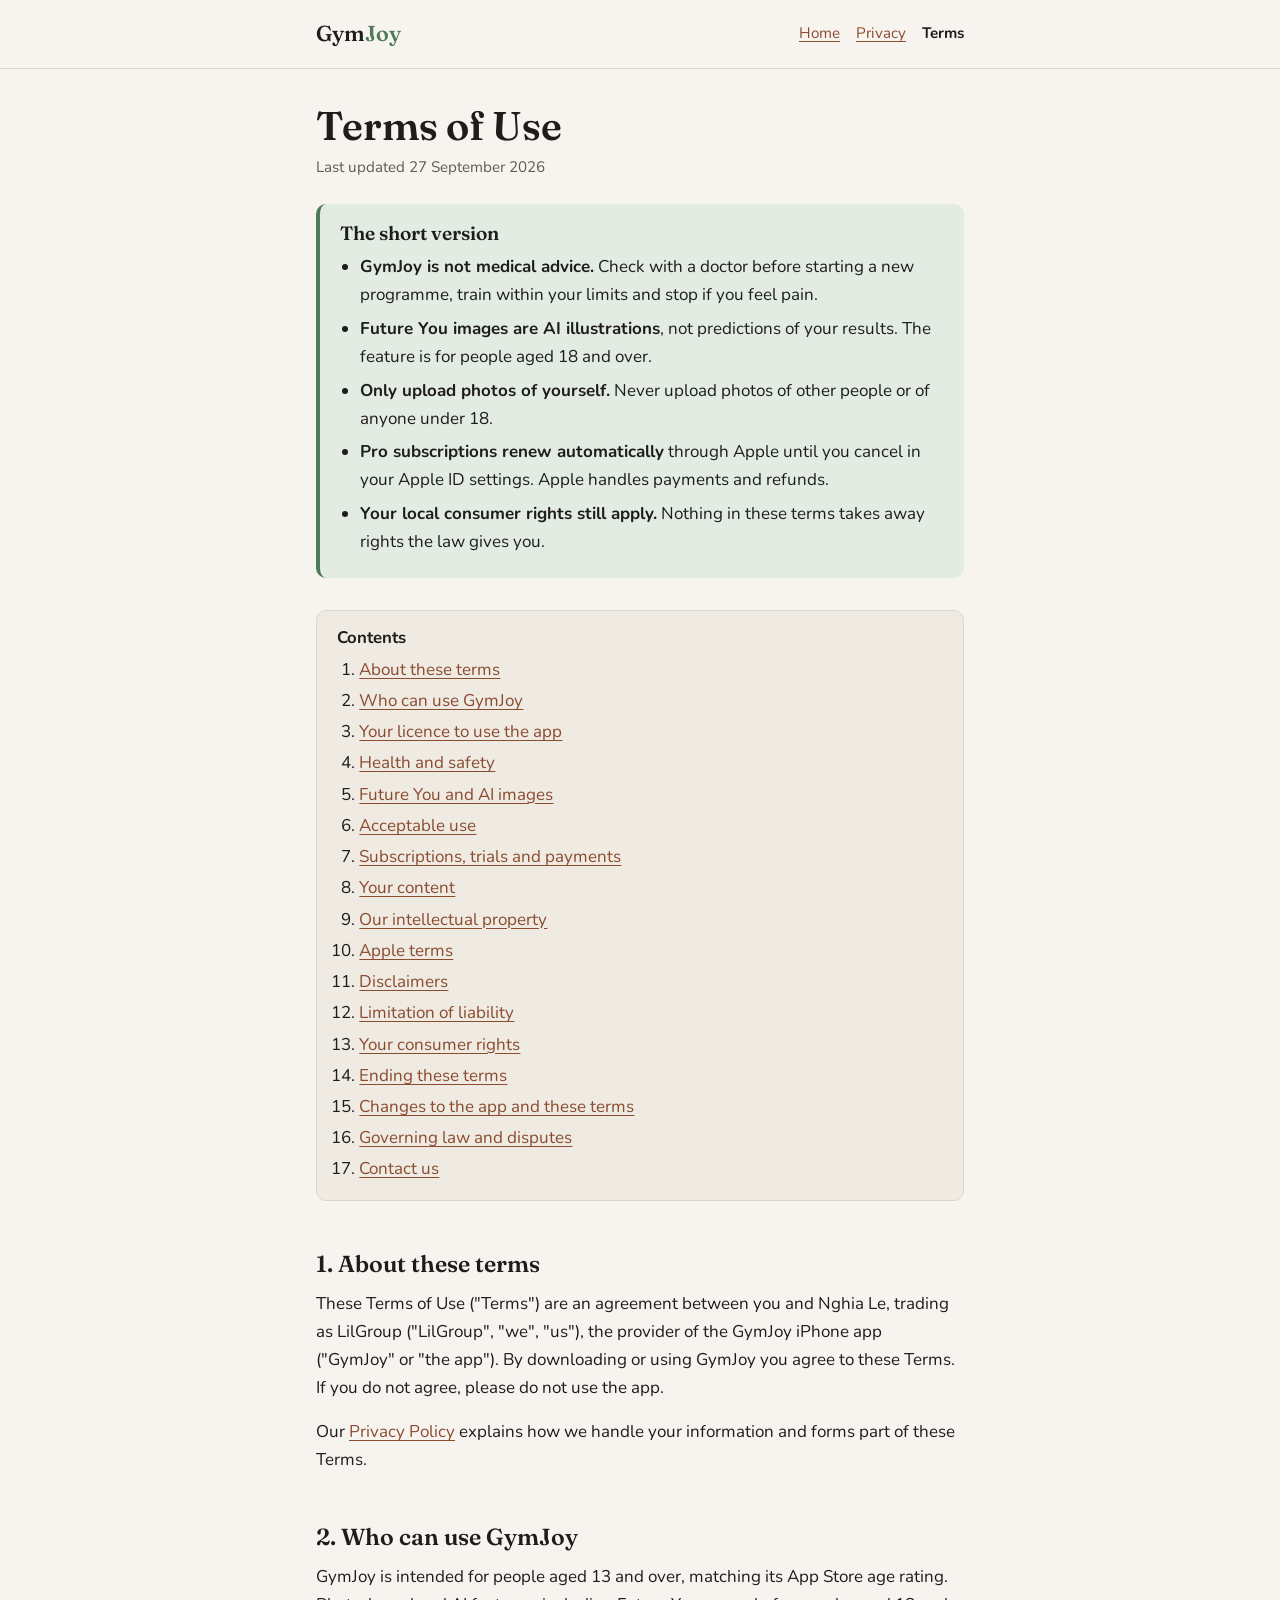
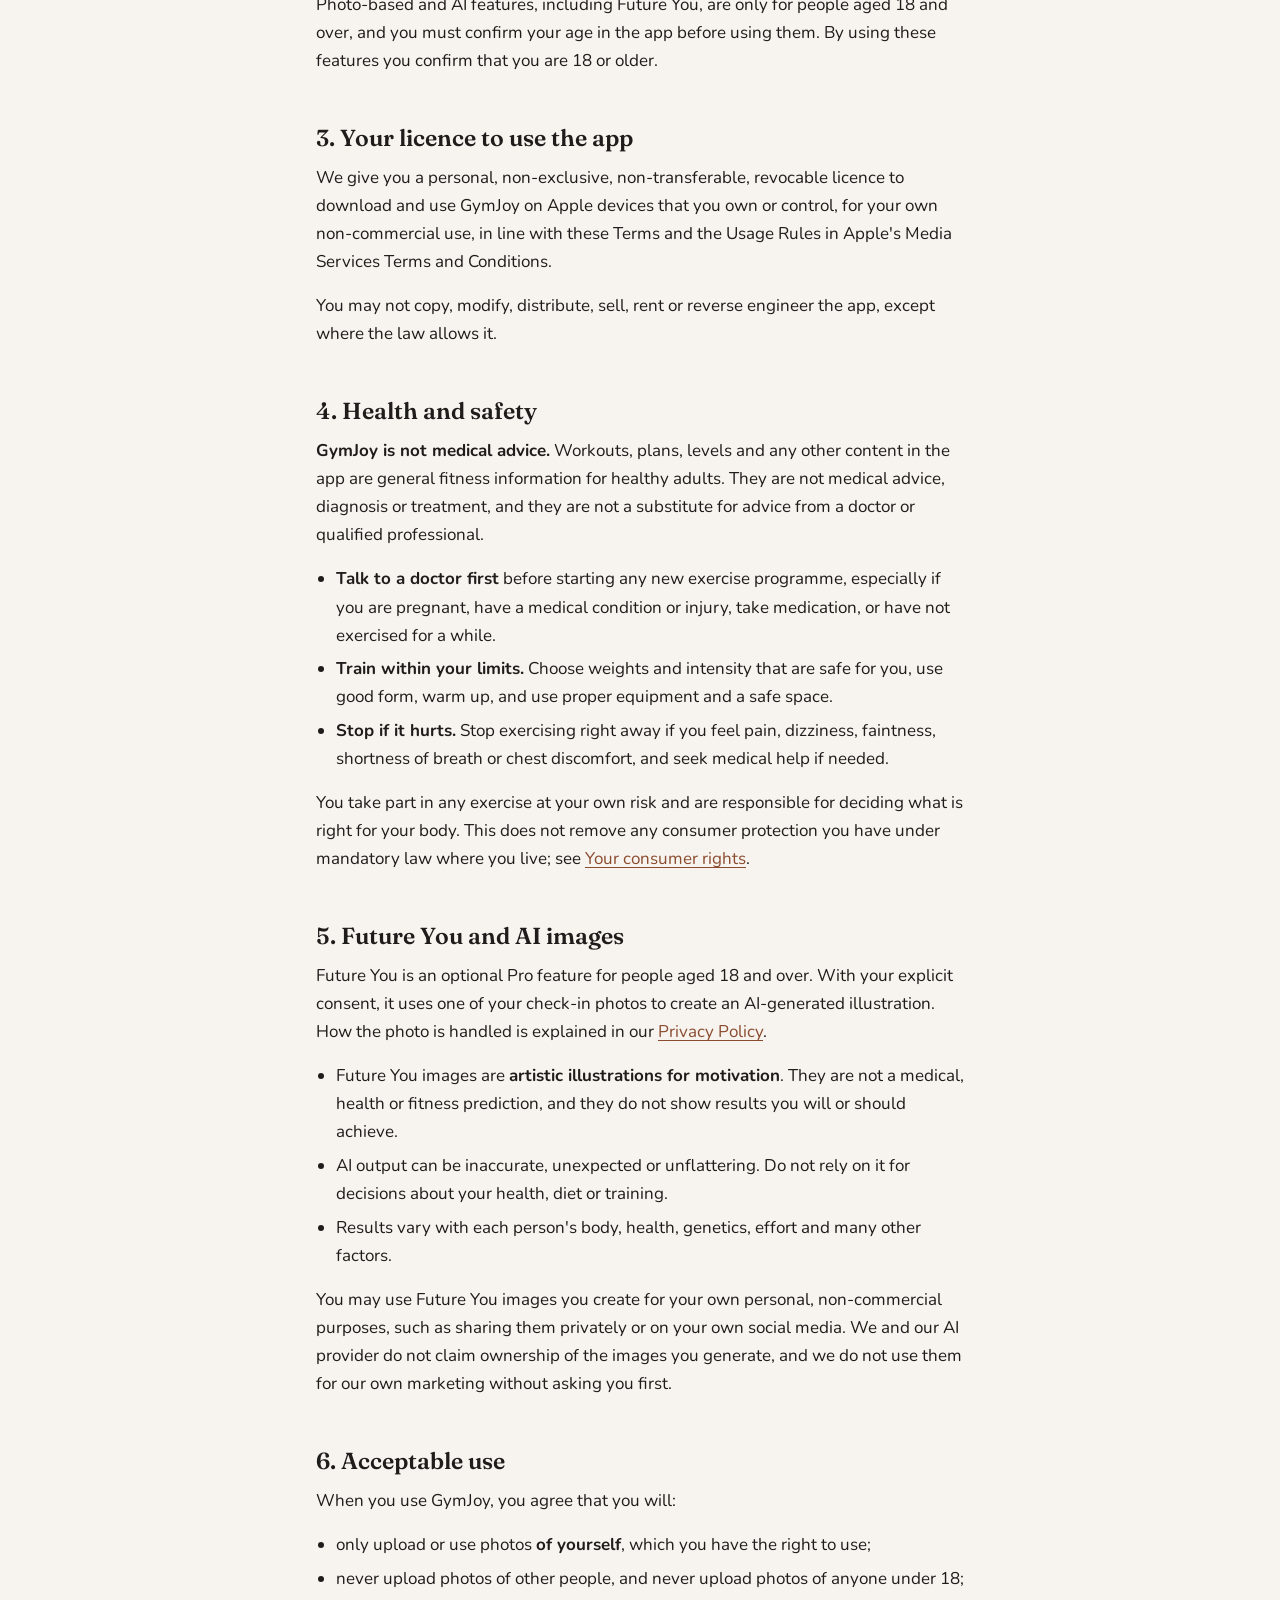
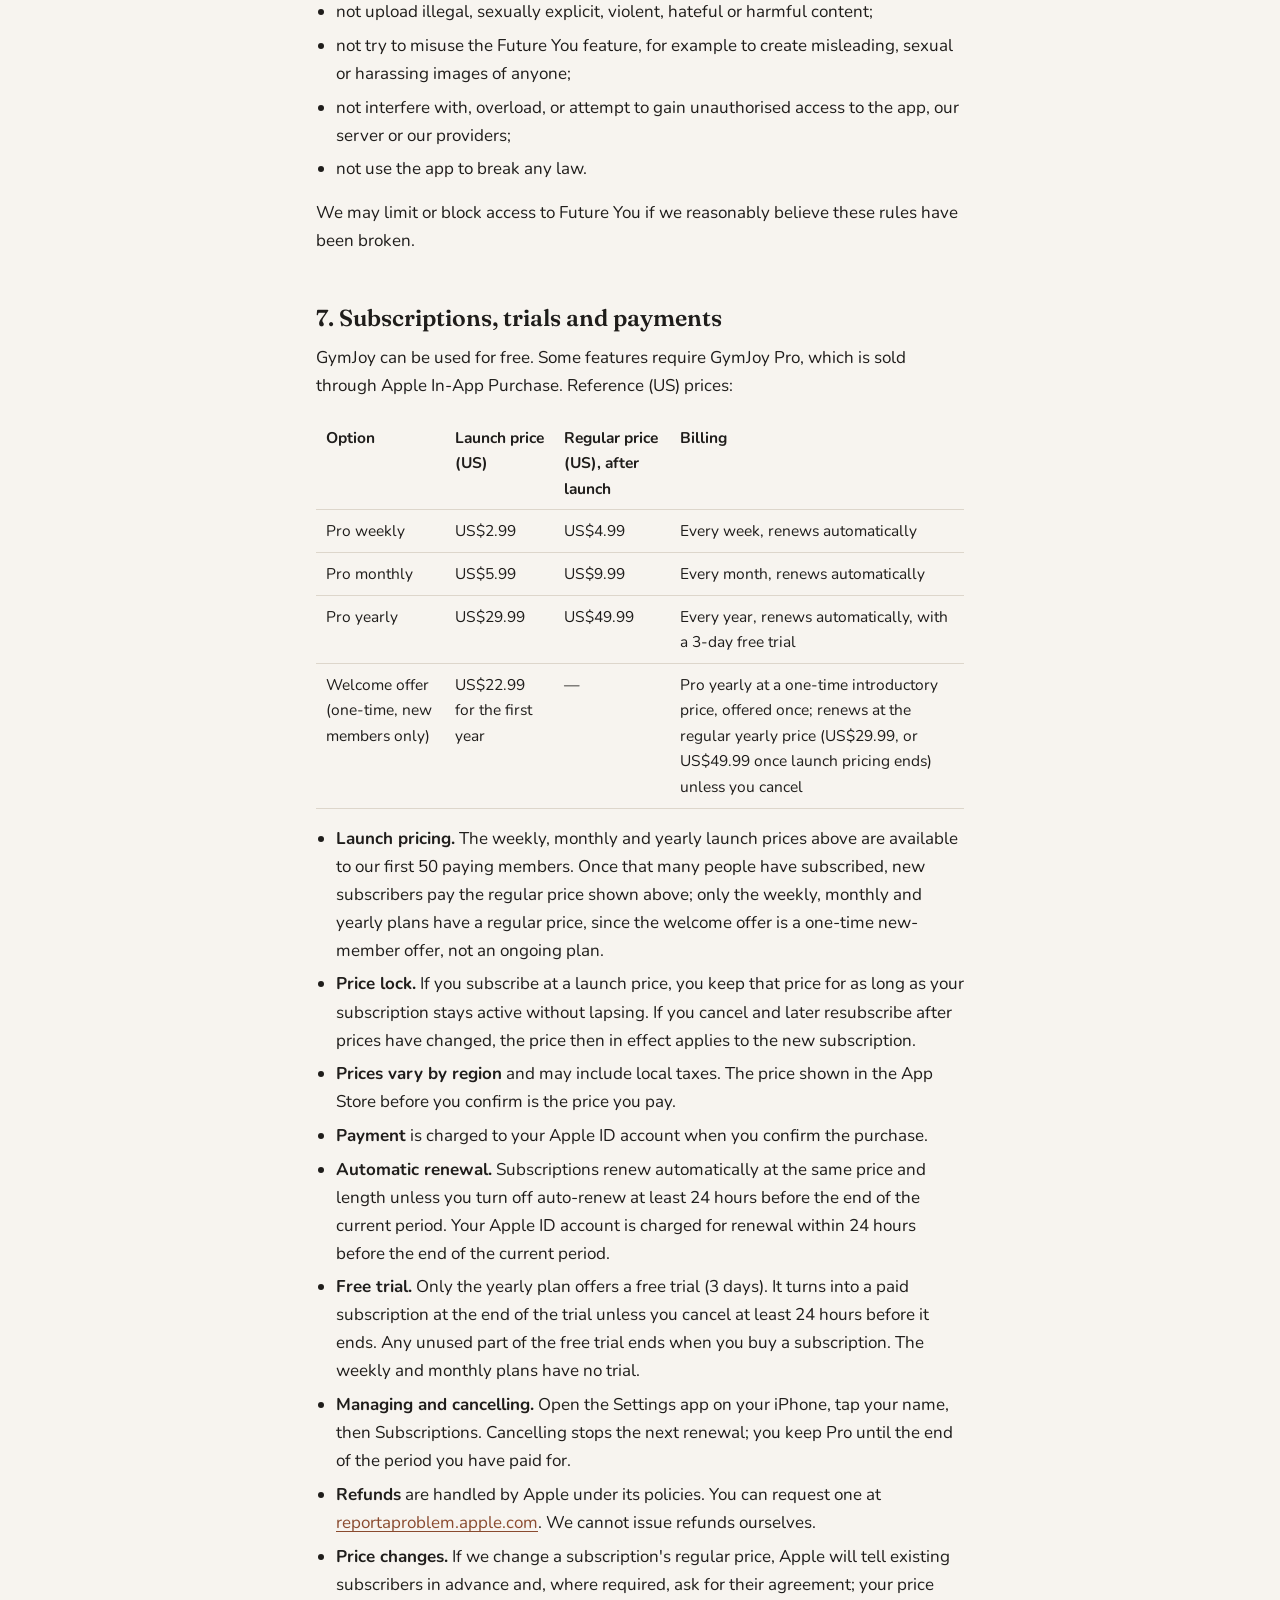
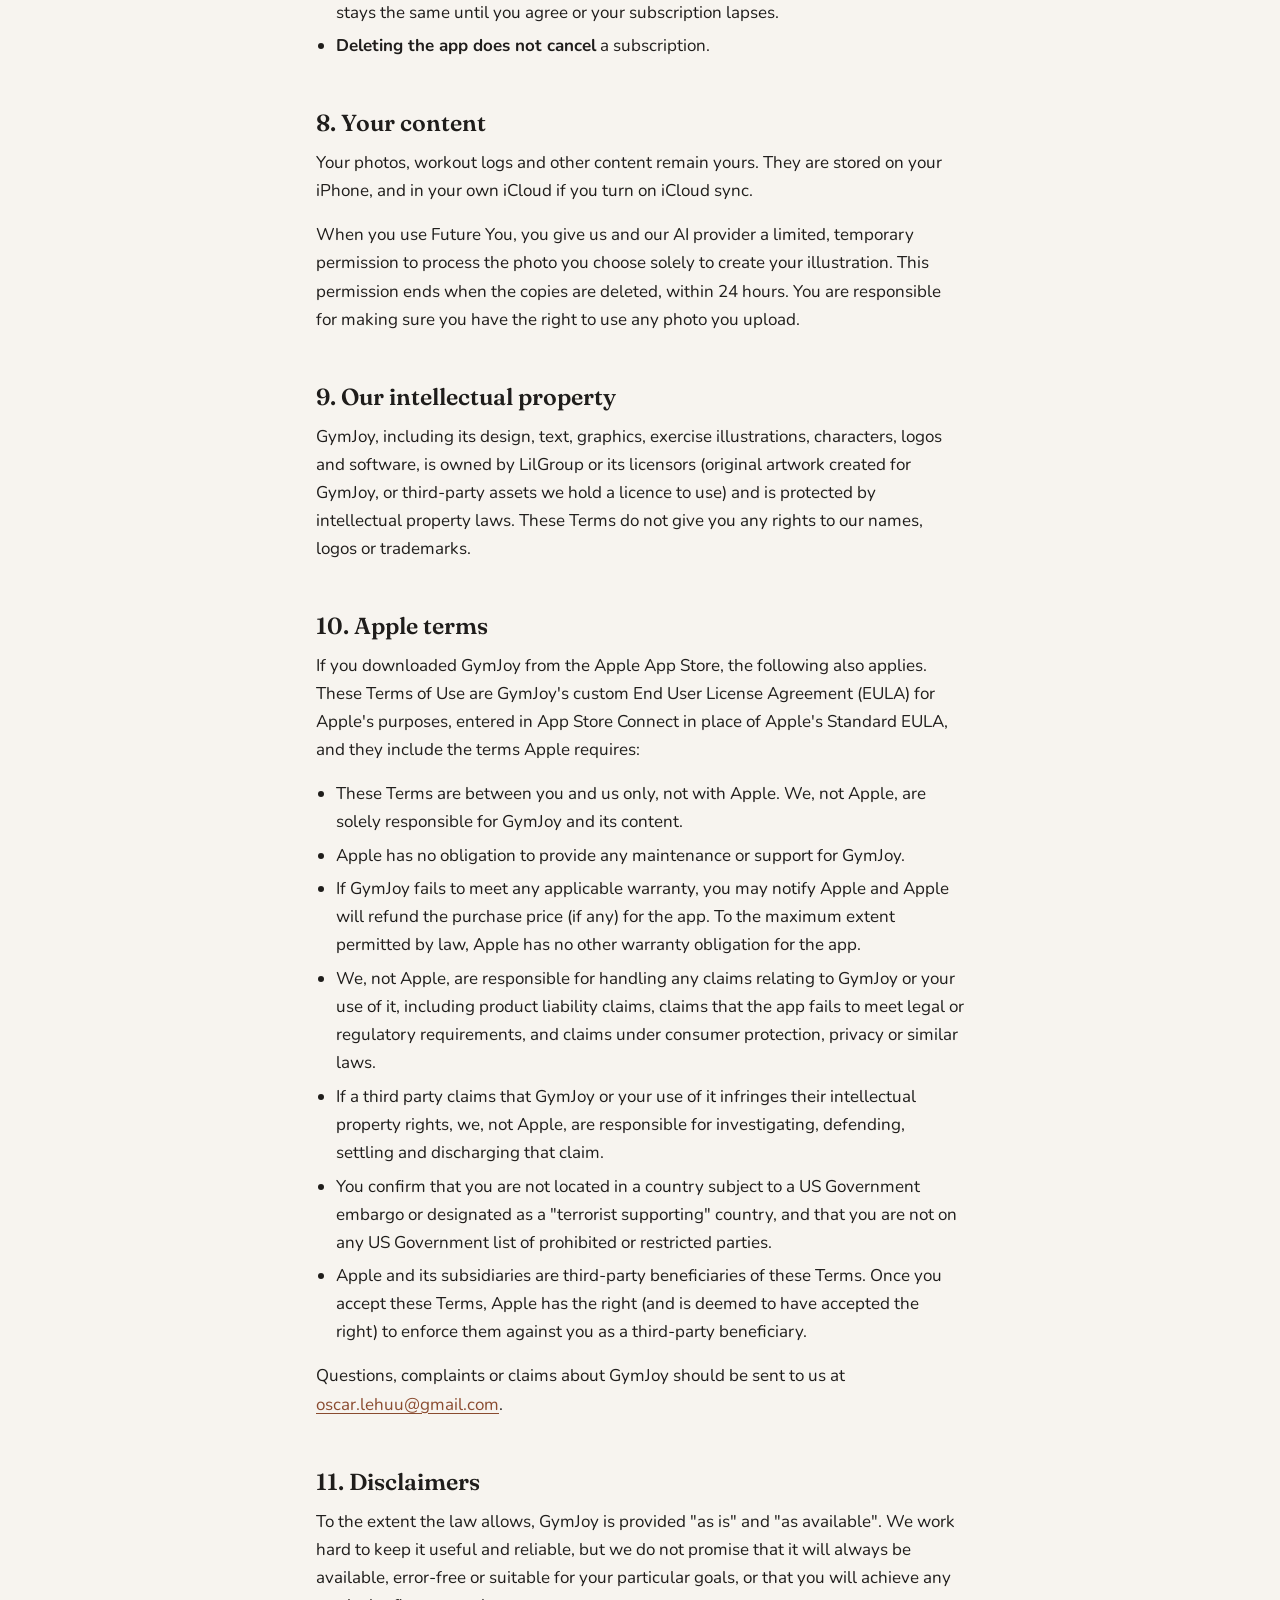
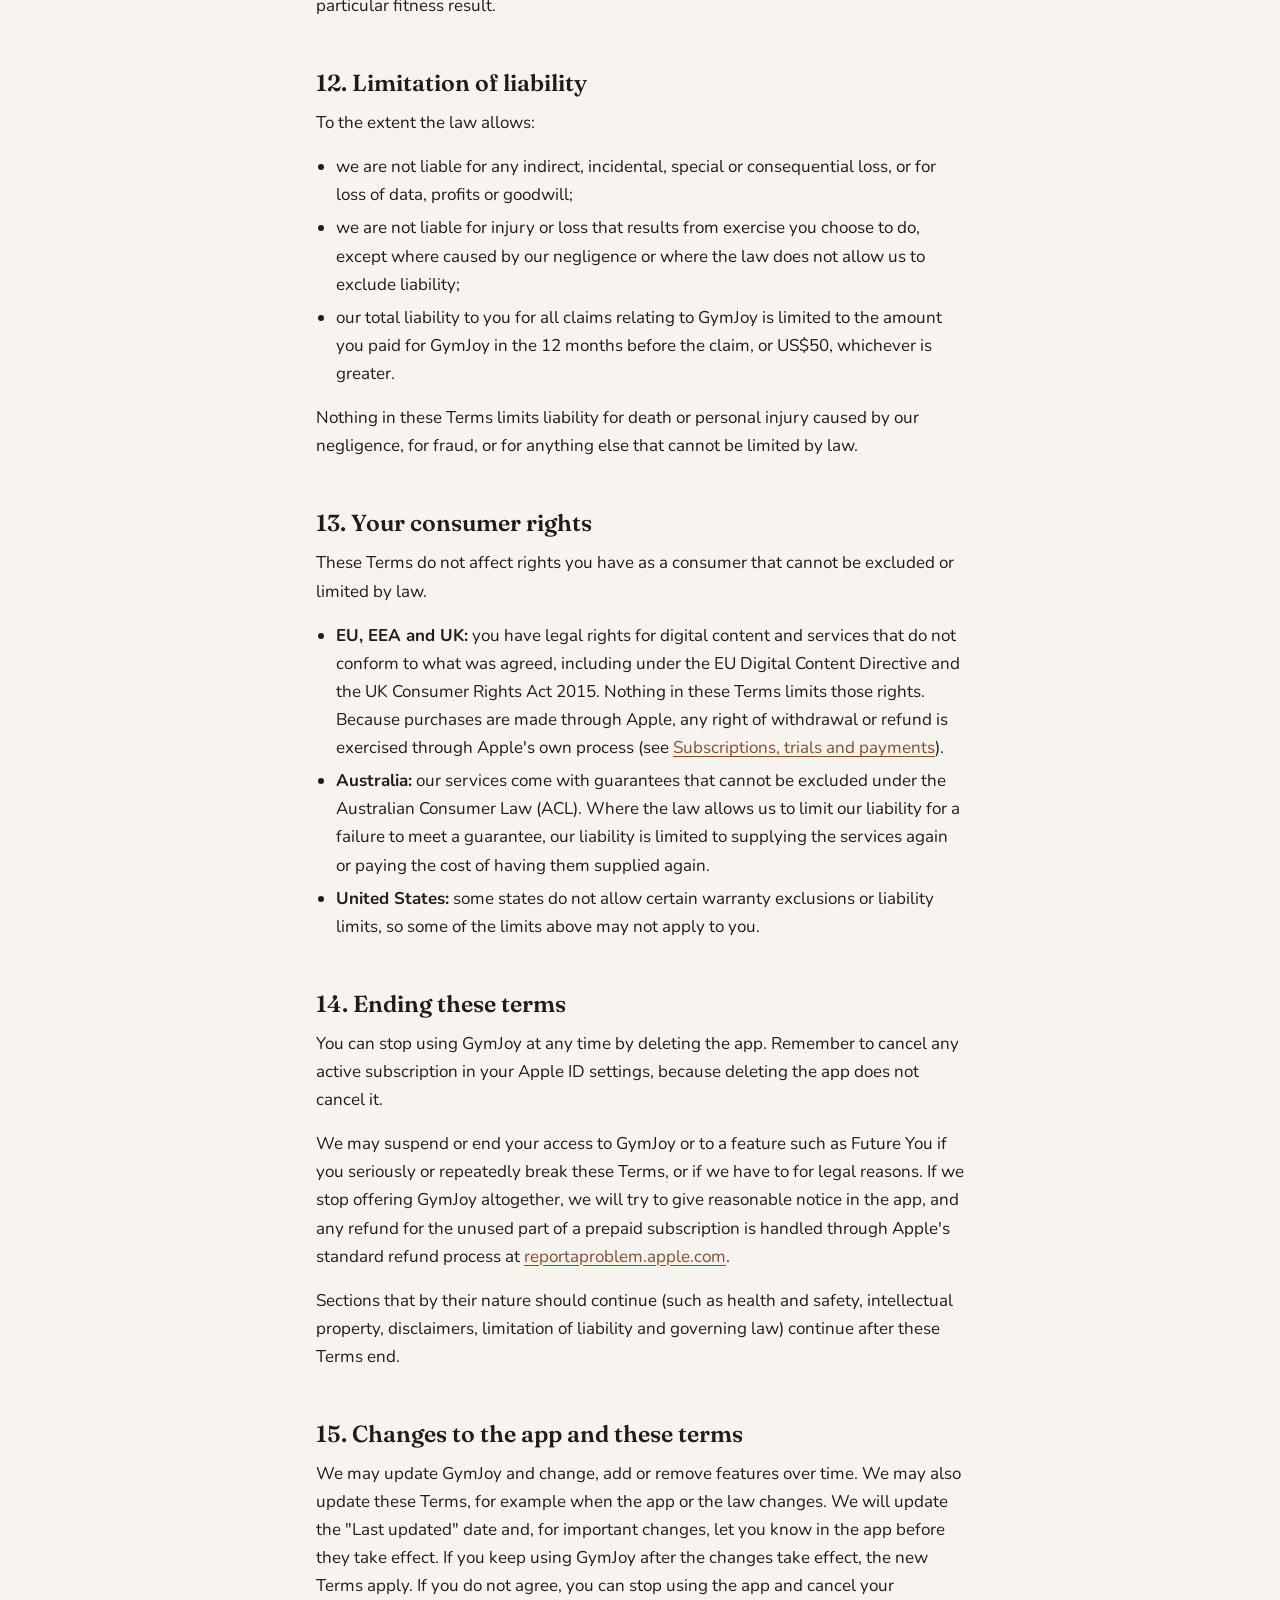
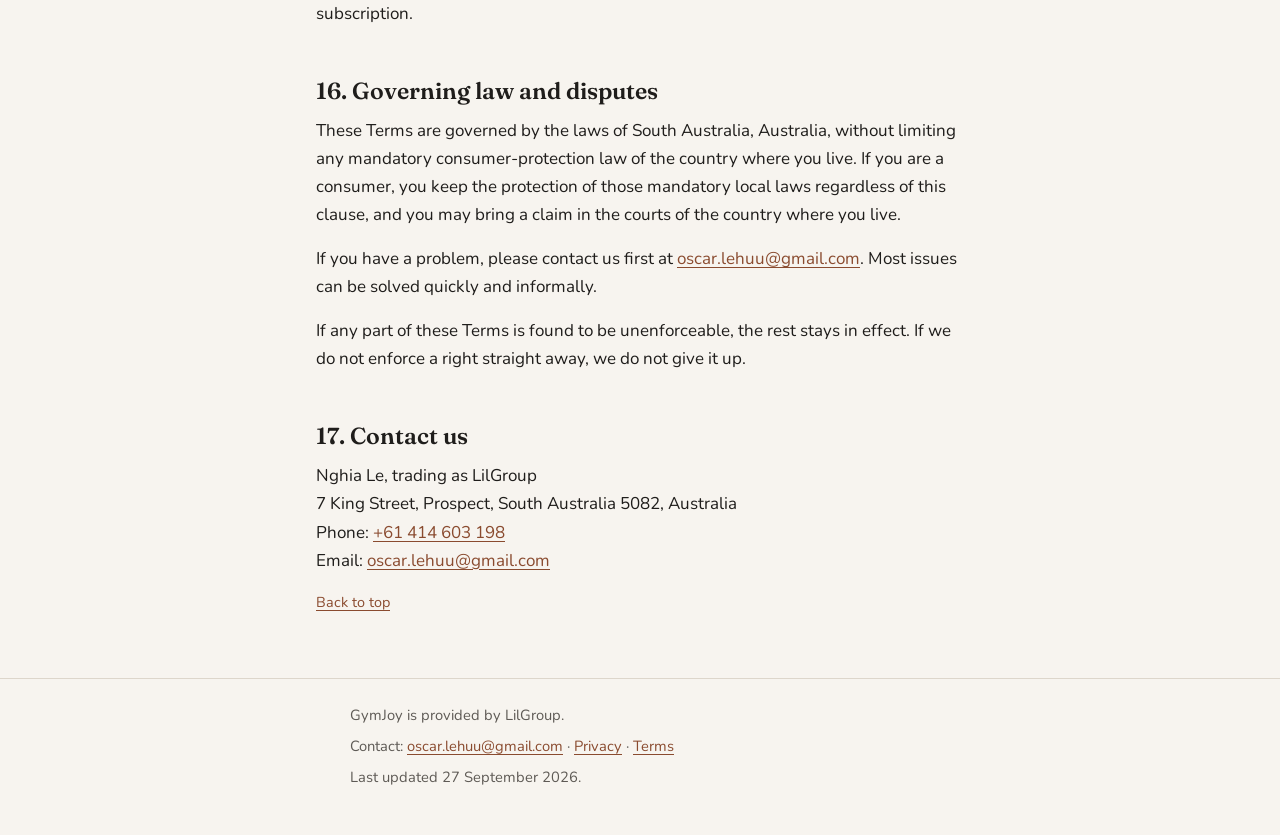
<file: terms.html>
<!DOCTYPE html>
<html lang="en">
<head>
  <meta charset="utf-8">
  <meta name="viewport" content="width=device-width, initial-scale=1">
  <title>GymJoy – Terms of Use</title>
  <meta name="description" content="Terms of Use for the GymJoy iOS app: health and safety, AI images, subscriptions and your rights.">
  <link rel="preconnect" href="https://fonts.googleapis.com">
  <link rel="preconnect" href="https://fonts.gstatic.com" crossorigin>
  <link href="https://fonts.googleapis.com/css2?family=Fraunces:opsz,wght@9..144,500;9..144,600&family=Nunito:wght@400;700&display=swap" rel="stylesheet">
  <link rel="stylesheet" href="style.css">
</head>
<body>
  <a class="skip-link" href="#main">Skip to content</a>

  <header class="site-header">
    <div class="wrap">
      <a class="brand" href="index.html">Gym<span>Joy</span></a>
      <nav class="site-nav" aria-label="Legal pages">
        <a href="index.html">Home</a>
        <a href="privacy.html">Privacy</a>
        <a href="terms.html" aria-current="page">Terms</a>
      </nav>
    </div>
  </header>

  <main id="main">
    <div class="wrap">
      <h1 id="top">Terms of Use</h1>
      <p class="updated">Last updated <time datetime="2026-09-27">27 September 2026</time></p>

      <section class="summary" aria-labelledby="summary-title">
        <h2 id="summary-title">The short version</h2>
        <ul>
          <li><strong>GymJoy is not medical advice.</strong> Check with a doctor before starting a new programme, train within your limits and stop if you feel pain.</li>
          <li><strong>Future You images are AI illustrations</strong>, not predictions of your results. The feature is for people aged 18 and over.</li>
          <li><strong>Only upload photos of yourself.</strong> Never upload photos of other people or of anyone under 18.</li>
          <li><strong>Pro subscriptions renew automatically</strong> through Apple until you cancel in your Apple ID settings. Apple handles payments and refunds.</li>
          <li><strong>Your local consumer rights still apply.</strong> Nothing in these terms takes away rights the law gives you.</li>
        </ul>
      </section>

      <nav class="toc" aria-labelledby="toc-title">
        <h2 id="toc-title">Contents</h2>
        <ol>
          <li><a href="#agreement">About these terms</a></li>
          <li><a href="#eligibility">Who can use GymJoy</a></li>
          <li><a href="#licence">Your licence to use the app</a></li>
          <li><a href="#health">Health and safety</a></li>
          <li><a href="#ai">Future You and AI images</a></li>
          <li><a href="#acceptable-use">Acceptable use</a></li>
          <li><a href="#subscriptions">Subscriptions, trials and payments</a></li>
          <li><a href="#your-content">Your content</a></li>
          <li><a href="#ip">Our intellectual property</a></li>
          <li><a href="#apple">Apple terms</a></li>
          <li><a href="#disclaimers">Disclaimers</a></li>
          <li><a href="#liability">Limitation of liability</a></li>
          <li><a href="#consumer-rights">Your consumer rights</a></li>
          <li><a href="#termination">Ending these terms</a></li>
          <li><a href="#changes">Changes to the app and these terms</a></li>
          <li><a href="#law">Governing law and disputes</a></li>
          <li><a href="#contact">Contact us</a></li>
        </ol>
      </nav>

      <section aria-labelledby="agreement">
        <h2 id="agreement">1. About these terms</h2>
        <p>These Terms of Use ("Terms") are an agreement between you and Nghia Le, trading as LilGroup ("LilGroup", "we", "us"), the provider of the GymJoy iPhone app ("GymJoy" or "the app"). By downloading or using GymJoy you agree to these Terms. If you do not agree, please do not use the app.</p>
        <p>Our <a href="privacy.html">Privacy Policy</a> explains how we handle your information and forms part of these Terms.</p>
      </section>

      <section aria-labelledby="eligibility">
        <h2 id="eligibility">2. Who can use GymJoy</h2>
        <p>GymJoy is intended for people aged 13 and over, matching its App Store age rating. Photo-based and AI features, including Future You, are only for people aged 18 and over, and you must confirm your age in the app before using them. By using these features you confirm that you are 18 or older.</p>
      </section>

      <section aria-labelledby="licence">
        <h2 id="licence">3. Your licence to use the app</h2>
        <p>We give you a personal, non-exclusive, non-transferable, revocable licence to download and use GymJoy on Apple devices that you own or control, for your own non-commercial use, in line with these Terms and the Usage Rules in Apple's Media Services Terms and Conditions.</p>
        <p>You may not copy, modify, distribute, sell, rent or reverse engineer the app, except where the law allows it.</p>
      </section>

      <section aria-labelledby="health">
        <h2 id="health">4. Health and safety</h2>
        <p><strong>GymJoy is not medical advice.</strong> Workouts, plans, levels and any other content in the app are general fitness information for healthy adults. They are not medical advice, diagnosis or treatment, and they are not a substitute for advice from a doctor or qualified professional.</p>
        <ul>
          <li><strong>Talk to a doctor first</strong> before starting any new exercise programme, especially if you are pregnant, have a medical condition or injury, take medication, or have not exercised for a while.</li>
          <li><strong>Train within your limits.</strong> Choose weights and intensity that are safe for you, use good form, warm up, and use proper equipment and a safe space.</li>
          <li><strong>Stop if it hurts.</strong> Stop exercising right away if you feel pain, dizziness, faintness, shortness of breath or chest discomfort, and seek medical help if needed.</li>
        </ul>
        <p>You take part in any exercise at your own risk and are responsible for deciding what is right for your body. This does not remove any consumer protection you have under mandatory law where you live; see <a href="#consumer-rights">Your consumer rights</a>.</p>
      </section>

      <section aria-labelledby="ai">
        <h2 id="ai">5. Future You and AI images</h2>
        <p>Future You is an optional Pro feature for people aged 18 and over. With your explicit consent, it uses one of your check-in photos to create an AI-generated illustration. How the photo is handled is explained in our <a href="privacy.html#future-you">Privacy Policy</a>.</p>
        <ul>
          <li>Future You images are <strong>artistic illustrations for motivation</strong>. They are not a medical, health or fitness prediction, and they do not show results you will or should achieve.</li>
          <li>AI output can be inaccurate, unexpected or unflattering. Do not rely on it for decisions about your health, diet or training.</li>
          <li>Results vary with each person's body, health, genetics, effort and many other factors.</li>
        </ul>
        <p>You may use Future You images you create for your own personal, non-commercial purposes, such as sharing them privately or on your own social media. We and our AI provider do not claim ownership of the images you generate, and we do not use them for our own marketing without asking you first.</p>
      </section>

      <section aria-labelledby="acceptable-use">
        <h2 id="acceptable-use">6. Acceptable use</h2>
        <p>When you use GymJoy, you agree that you will:</p>
        <ul>
          <li>only upload or use photos <strong>of yourself</strong>, which you have the right to use;</li>
          <li>never upload photos of other people, and never upload photos of anyone under 18;</li>
          <li>not upload illegal, sexually explicit, violent, hateful or harmful content;</li>
          <li>not try to misuse the Future You feature, for example to create misleading, sexual or harassing images of anyone;</li>
          <li>not interfere with, overload, or attempt to gain unauthorised access to the app, our server or our providers;</li>
          <li>not use the app to break any law.</li>
        </ul>
        <p>We may limit or block access to Future You if we reasonably believe these rules have been broken.</p>
      </section>

      <section aria-labelledby="subscriptions">
        <h2 id="subscriptions">7. Subscriptions, trials and payments</h2>
        <p>GymJoy can be used for free. Some features require GymJoy Pro, which is sold through Apple In-App Purchase. Reference (US) prices:</p>
        <div class="table-scroll">
          <table>
            <thead>
              <tr><th scope="col">Option</th><th scope="col">Launch price (US)</th><th scope="col">Regular price (US), after launch</th><th scope="col">Billing</th></tr>
            </thead>
            <tbody>
              <tr><td>Pro weekly</td><td>US$2.99</td><td>US$4.99</td><td>Every week, renews automatically</td></tr>
              <tr><td>Pro monthly</td><td>US$5.99</td><td>US$9.99</td><td>Every month, renews automatically</td></tr>
              <tr><td>Pro yearly</td><td>US$29.99</td><td>US$49.99</td><td>Every year, renews automatically, with a 3-day free trial</td></tr>
              <tr><td>Welcome offer (one-time, new members only)</td><td>US$22.99 for the first year</td><td>—</td><td>Pro yearly at a one-time introductory price, offered once; renews at the regular yearly price (US$29.99, or US$49.99 once launch pricing ends) unless you cancel</td></tr>
            </tbody>
          </table>
        </div>
        <ul>
          <li><strong>Launch pricing.</strong> The weekly, monthly and yearly launch prices above are available to our first 50 paying members. Once that many people have subscribed, new subscribers pay the regular price shown above; only the weekly, monthly and yearly plans have a regular price, since the welcome offer is a one-time new-member offer, not an ongoing plan.</li>
          <li><strong>Price lock.</strong> If you subscribe at a launch price, you keep that price for as long as your subscription stays active without lapsing. If you cancel and later resubscribe after prices have changed, the price then in effect applies to the new subscription.</li>
          <li><strong>Prices vary by region</strong> and may include local taxes. The price shown in the App Store before you confirm is the price you pay.</li>
          <li><strong>Payment</strong> is charged to your Apple ID account when you confirm the purchase.</li>
          <li><strong>Automatic renewal.</strong> Subscriptions renew automatically at the same price and length unless you turn off auto-renew at least 24 hours before the end of the current period. Your Apple ID account is charged for renewal within 24 hours before the end of the current period.</li>
          <li><strong>Free trial.</strong> Only the yearly plan offers a free trial (3 days). It turns into a paid subscription at the end of the trial unless you cancel at least 24 hours before it ends. Any unused part of the free trial ends when you buy a subscription. The weekly and monthly plans have no trial.</li>
          <li><strong>Managing and cancelling.</strong> Open the Settings app on your iPhone, tap your name, then Subscriptions. Cancelling stops the next renewal; you keep Pro until the end of the period you have paid for.</li>
          <li><strong>Refunds</strong> are handled by Apple under its policies. You can request one at <a href="https://reportaproblem.apple.com">reportaproblem.apple.com</a>. We cannot issue refunds ourselves.</li>
          <li><strong>Price changes.</strong> If we change a subscription's regular price, Apple will tell existing subscribers in advance and, where required, ask for their agreement; your price stays the same until you agree or your subscription lapses.</li>
          <li><strong>Deleting the app does not cancel</strong> a subscription.</li>
        </ul>
      </section>

      <section aria-labelledby="your-content">
        <h2 id="your-content">8. Your content</h2>
        <p>Your photos, workout logs and other content remain yours. They are stored on your iPhone, and in your own iCloud if you turn on iCloud sync.</p>
        <p>When you use Future You, you give us and our AI provider a limited, temporary permission to process the photo you choose solely to create your illustration. This permission ends when the copies are deleted, within 24 hours. You are responsible for making sure you have the right to use any photo you upload.</p>
      </section>

      <section aria-labelledby="ip">
        <h2 id="ip">9. Our intellectual property</h2>
        <p>GymJoy, including its design, text, graphics, exercise illustrations, characters, logos and software, is owned by LilGroup or its licensors (original artwork created for GymJoy, or third-party assets we hold a licence to use) and is protected by intellectual property laws. These Terms do not give you any rights to our names, logos or trademarks.</p>
      </section>

      <section aria-labelledby="apple">
        <h2 id="apple">10. Apple terms</h2>
        <p>If you downloaded GymJoy from the Apple App Store, the following also applies. These Terms of Use are GymJoy's custom End User License Agreement (EULA) for Apple's purposes, entered in App Store Connect in place of Apple's Standard EULA, and they include the terms Apple requires:</p>
        <ul>
          <li>These Terms are between you and us only, not with Apple. We, not Apple, are solely responsible for GymJoy and its content.</li>
          <li>Apple has no obligation to provide any maintenance or support for GymJoy.</li>
          <li>If GymJoy fails to meet any applicable warranty, you may notify Apple and Apple will refund the purchase price (if any) for the app. To the maximum extent permitted by law, Apple has no other warranty obligation for the app.</li>
          <li>We, not Apple, are responsible for handling any claims relating to GymJoy or your use of it, including product liability claims, claims that the app fails to meet legal or regulatory requirements, and claims under consumer protection, privacy or similar laws.</li>
          <li>If a third party claims that GymJoy or your use of it infringes their intellectual property rights, we, not Apple, are responsible for investigating, defending, settling and discharging that claim.</li>
          <li>You confirm that you are not located in a country subject to a US Government embargo or designated as a "terrorist supporting" country, and that you are not on any US Government list of prohibited or restricted parties.</li>
          <li>Apple and its subsidiaries are third-party beneficiaries of these Terms. Once you accept these Terms, Apple has the right (and is deemed to have accepted the right) to enforce them against you as a third-party beneficiary.</li>
        </ul>
        <p>Questions, complaints or claims about GymJoy should be sent to us at <a href="mailto:oscar.lehuu@gmail.com">oscar.lehuu@gmail.com</a>.</p>
      </section>

      <section aria-labelledby="disclaimers">
        <h2 id="disclaimers">11. Disclaimers</h2>
        <p>To the extent the law allows, GymJoy is provided "as is" and "as available". We work hard to keep it useful and reliable, but we do not promise that it will always be available, error-free or suitable for your particular goals, or that you will achieve any particular fitness result.</p>
      </section>

      <section aria-labelledby="liability">
        <h2 id="liability">12. Limitation of liability</h2>
        <p>To the extent the law allows:</p>
        <ul>
          <li>we are not liable for any indirect, incidental, special or consequential loss, or for loss of data, profits or goodwill;</li>
          <li>we are not liable for injury or loss that results from exercise you choose to do, except where caused by our negligence or where the law does not allow us to exclude liability;</li>
          <li>our total liability to you for all claims relating to GymJoy is limited to the amount you paid for GymJoy in the 12 months before the claim, or US$50, whichever is greater.</li>
        </ul>
        <p>Nothing in these Terms limits liability for death or personal injury caused by our negligence, for fraud, or for anything else that cannot be limited by law.</p>
      </section>

      <section aria-labelledby="consumer-rights">
        <h2 id="consumer-rights">13. Your consumer rights</h2>
        <p>These Terms do not affect rights you have as a consumer that cannot be excluded or limited by law.</p>
        <ul>
          <li><strong>EU, EEA and UK:</strong> you have legal rights for digital content and services that do not conform to what was agreed, including under the EU Digital Content Directive and the UK Consumer Rights Act 2015. Nothing in these Terms limits those rights. Because purchases are made through Apple, any right of withdrawal or refund is exercised through Apple's own process (see <a href="#subscriptions">Subscriptions, trials and payments</a>).</li>
          <li><strong>Australia:</strong> our services come with guarantees that cannot be excluded under the Australian Consumer Law (ACL). Where the law allows us to limit our liability for a failure to meet a guarantee, our liability is limited to supplying the services again or paying the cost of having them supplied again.</li>
          <li><strong>United States:</strong> some states do not allow certain warranty exclusions or liability limits, so some of the limits above may not apply to you.</li>
        </ul>
      </section>

      <section aria-labelledby="termination">
        <h2 id="termination">14. Ending these terms</h2>
        <p>You can stop using GymJoy at any time by deleting the app. Remember to cancel any active subscription in your Apple ID settings, because deleting the app does not cancel it.</p>
        <p>We may suspend or end your access to GymJoy or to a feature such as Future You if you seriously or repeatedly break these Terms, or if we have to for legal reasons. If we stop offering GymJoy altogether, we will try to give reasonable notice in the app, and any refund for the unused part of a prepaid subscription is handled through Apple's standard refund process at <a href="https://reportaproblem.apple.com">reportaproblem.apple.com</a>.</p>
        <p>Sections that by their nature should continue (such as health and safety, intellectual property, disclaimers, limitation of liability and governing law) continue after these Terms end.</p>
      </section>

      <section aria-labelledby="changes">
        <h2 id="changes">15. Changes to the app and these terms</h2>
        <p>We may update GymJoy and change, add or remove features over time. We may also update these Terms, for example when the app or the law changes. We will update the "Last updated" date and, for important changes, let you know in the app before they take effect. If you keep using GymJoy after the changes take effect, the new Terms apply. If you do not agree, you can stop using the app and cancel your subscription.</p>
      </section>

      <section aria-labelledby="law">
        <h2 id="law">16. Governing law and disputes</h2>
        <p>These Terms are governed by the laws of South Australia, Australia, without limiting any mandatory consumer-protection law of the country where you live. If you are a consumer, you keep the protection of those mandatory local laws regardless of this clause, and you may bring a claim in the courts of the country where you live.</p>
        <p>If you have a problem, please contact us first at <a href="mailto:oscar.lehuu@gmail.com">oscar.lehuu@gmail.com</a>. Most issues can be solved quickly and informally.</p>
        <p>If any part of these Terms is found to be unenforceable, the rest stays in effect. If we do not enforce a right straight away, we do not give it up.</p>
      </section>

      <section aria-labelledby="contact">
        <h2 id="contact">17. Contact us</h2>
        <p>Nghia Le, trading as LilGroup<br>
        7 King Street, Prospect, South Australia 5082, Australia<br>
        Phone: <a href="tel:+61414603198">+61 414 603 198</a><br>
        Email: <a href="mailto:oscar.lehuu@gmail.com">oscar.lehuu@gmail.com</a></p>
        <p class="back-to-top"><a href="#top">Back to top</a></p>
      </section>
    </div>
  </main>

  <footer class="site-footer">
    <div class="wrap">
      <p>GymJoy is provided by LilGroup.</p>
      <p>Contact: <a href="mailto:oscar.lehuu@gmail.com">oscar.lehuu@gmail.com</a> · <a href="privacy.html">Privacy</a> · <a href="terms.html">Terms</a></p>
      <p>Last updated <time datetime="2026-09-27">27 September 2026</time>.</p>
    </div>
  </footer>
</body>
</html>
</file>
<file: style.css>
/* GymJoy legal pages: shared styles. Plain, calm, readable. */

:root {
  --bg: #F7F4EF;
  --surface: #EFEAE2;
  --text: #1F1D1B;
  --muted: #5E5A55;
  --border: #DDD6CB;
  --accent: #4F7A5A;
  --accent-soft: #E3ECE3;
  --link: #8A4B2F;
  --link-hover: #6E3A23;
  --font-heading: "Fraunces", Georgia, "Times New Roman", serif;
  --font-body: "Nunito", -apple-system, BlinkMacSystemFont, "Segoe UI", Roboto, Helvetica, Arial, sans-serif;
  color-scheme: light dark;
}

@media (prefers-color-scheme: dark) {
  :root {
    --bg: #1A1917;
    --surface: #24221F;
    --text: #F2EEE8;
    --muted: #B8B1A8;
    --border: #3A3733;
    --accent: #8FB996;
    --accent-soft: #23302A;
    /* Lighter clay so links keep readable contrast on the dark background. */
    --link: #D9A07A;
    --link-hover: #EBC0A2;
  }
}

*,
*::before,
*::after {
  box-sizing: border-box;
}

html {
  -webkit-text-size-adjust: 100%;
  scroll-behavior: smooth;
}

@media (prefers-reduced-motion: reduce) {
  html { scroll-behavior: auto; }
}

body {
  margin: 0;
  background: var(--bg);
  color: var(--text);
  font-family: var(--font-body);
  font-size: 1.0625rem;
  line-height: 1.65;
  overflow-wrap: break-word;
}

.skip-link {
  position: absolute;
  left: -999px;
  top: 0;
  padding: 0.5rem 1rem;
  background: var(--accent);
  color: var(--bg);
  z-index: 10;
}

.skip-link:focus {
  left: 16px;
}

.wrap {
  max-width: 68ch;
  margin: 0 auto;
  padding: 0 16px;
}

/* Header and navigation */
.site-header {
  border-bottom: 1px solid var(--border);
  padding: 1rem 0;
}

.site-header .wrap {
  display: flex;
  flex-wrap: wrap;
  align-items: center;
  justify-content: space-between;
  gap: 0.5rem 1.25rem;
}

.brand {
  font-family: var(--font-heading);
  font-weight: 600;
  font-size: 1.35rem;
  color: var(--text);
  text-decoration: none;
}

.brand span {
  color: var(--accent);
}

.site-nav {
  display: flex;
  flex-wrap: wrap;
  gap: 0.25rem 1rem;
  font-size: 0.95rem;
}

.site-nav a[aria-current="page"] {
  color: var(--text);
  font-weight: 700;
  text-decoration: none;
}

main {
  padding: 2rem 0 3rem;
}

/* Typography */
h1,
h2,
h3 {
  font-family: var(--font-heading);
  font-weight: 600;
  line-height: 1.25;
  color: var(--text);
}

h1 {
  font-size: clamp(1.9rem, 5vw, 2.5rem);
  margin: 0 0 0.25rem;
}

h2 {
  font-size: 1.45rem;
  margin: 2.5rem 0 0.75rem;
  padding-top: 0.5rem;
  scroll-margin-top: 1rem;
}

h3 {
  font-size: 1.15rem;
  margin: 1.5rem 0 0.5rem;
  scroll-margin-top: 1rem;
}

p,
ul,
ol {
  margin: 0 0 1rem;
}

ul,
ol {
  padding-left: 1.25rem;
}

li {
  margin-bottom: 0.35rem;
}

a {
  color: var(--link);
  text-underline-offset: 0.18em;
}

a:hover {
  color: var(--link-hover);
}

a:focus-visible {
  outline: 2px solid var(--accent);
  outline-offset: 2px;
  border-radius: 2px;
}

strong {
  font-weight: 700;
}

.updated {
  color: var(--muted);
  font-size: 0.95rem;
  margin-bottom: 1.5rem;
}

.lead {
  font-size: 1.15rem;
}

/* Plain-language summary box */
.summary {
  background: var(--accent-soft);
  border-left: 4px solid var(--accent);
  border-radius: 10px;
  padding: 1.1rem 1.25rem 0.35rem;
  margin: 1.5rem 0 2rem;
}

.summary h2 {
  margin: 0 0 0.5rem;
  padding: 0;
  font-size: 1.2rem;
}

/* Table of contents */
.toc {
  background: var(--surface);
  border: 1px solid var(--border);
  border-radius: 10px;
  padding: 1rem 1.25rem 0.5rem;
  margin-bottom: 2rem;
}

.toc h2 {
  margin: 0 0 0.5rem;
  padding: 0;
  font-size: 1.05rem;
  font-family: var(--font-body);
  font-weight: 700;
}

.toc ol {
  margin: 0 0 0.5rem;
  padding-left: 1.4rem;
}

.toc li {
  margin-bottom: 0.2rem;
}

/* Tables (e.g. subscription prices) */
.table-scroll {
  overflow-x: auto;
  margin: 0 0 1rem;
}

table {
  border-collapse: collapse;
  width: 100%;
  font-size: 0.97rem;
}

th,
td {
  text-align: left;
  padding: 0.5rem 0.6rem;
  border-bottom: 1px solid var(--border);
  vertical-align: top;
}

th {
  font-weight: 700;
}

/* Lawyer review markers */
.verify {
  font-size: 0.8em;
  font-weight: 700;
  color: var(--link);
}

/* Landing page cards */
.cards {
  display: grid;
  gap: 1rem;
  grid-template-columns: repeat(auto-fit, minmax(220px, 1fr));
  margin: 1.5rem 0 2rem;
}

.card {
  display: block;
  background: var(--surface);
  border: 1px solid var(--border);
  border-radius: 12px;
  padding: 1.1rem 1.25rem;
  color: var(--text);
  text-decoration: none;
}

.card:hover {
  border-color: var(--accent);
  color: var(--text);
}

.card strong {
  display: block;
  font-family: var(--font-heading);
  font-size: 1.2rem;
  font-weight: 600;
  margin-bottom: 0.25rem;
}

.card span {
  color: var(--muted);
  font-size: 0.95rem;
}

.back-to-top {
  font-size: 0.9rem;
}

/* Footer */
.site-footer {
  border-top: 1px solid var(--border);
  padding: 1.5rem 0 2.5rem;
  color: var(--muted);
  font-size: 0.92rem;
}

.site-footer p {
  margin: 0 0 0.4rem;
}
</file>
